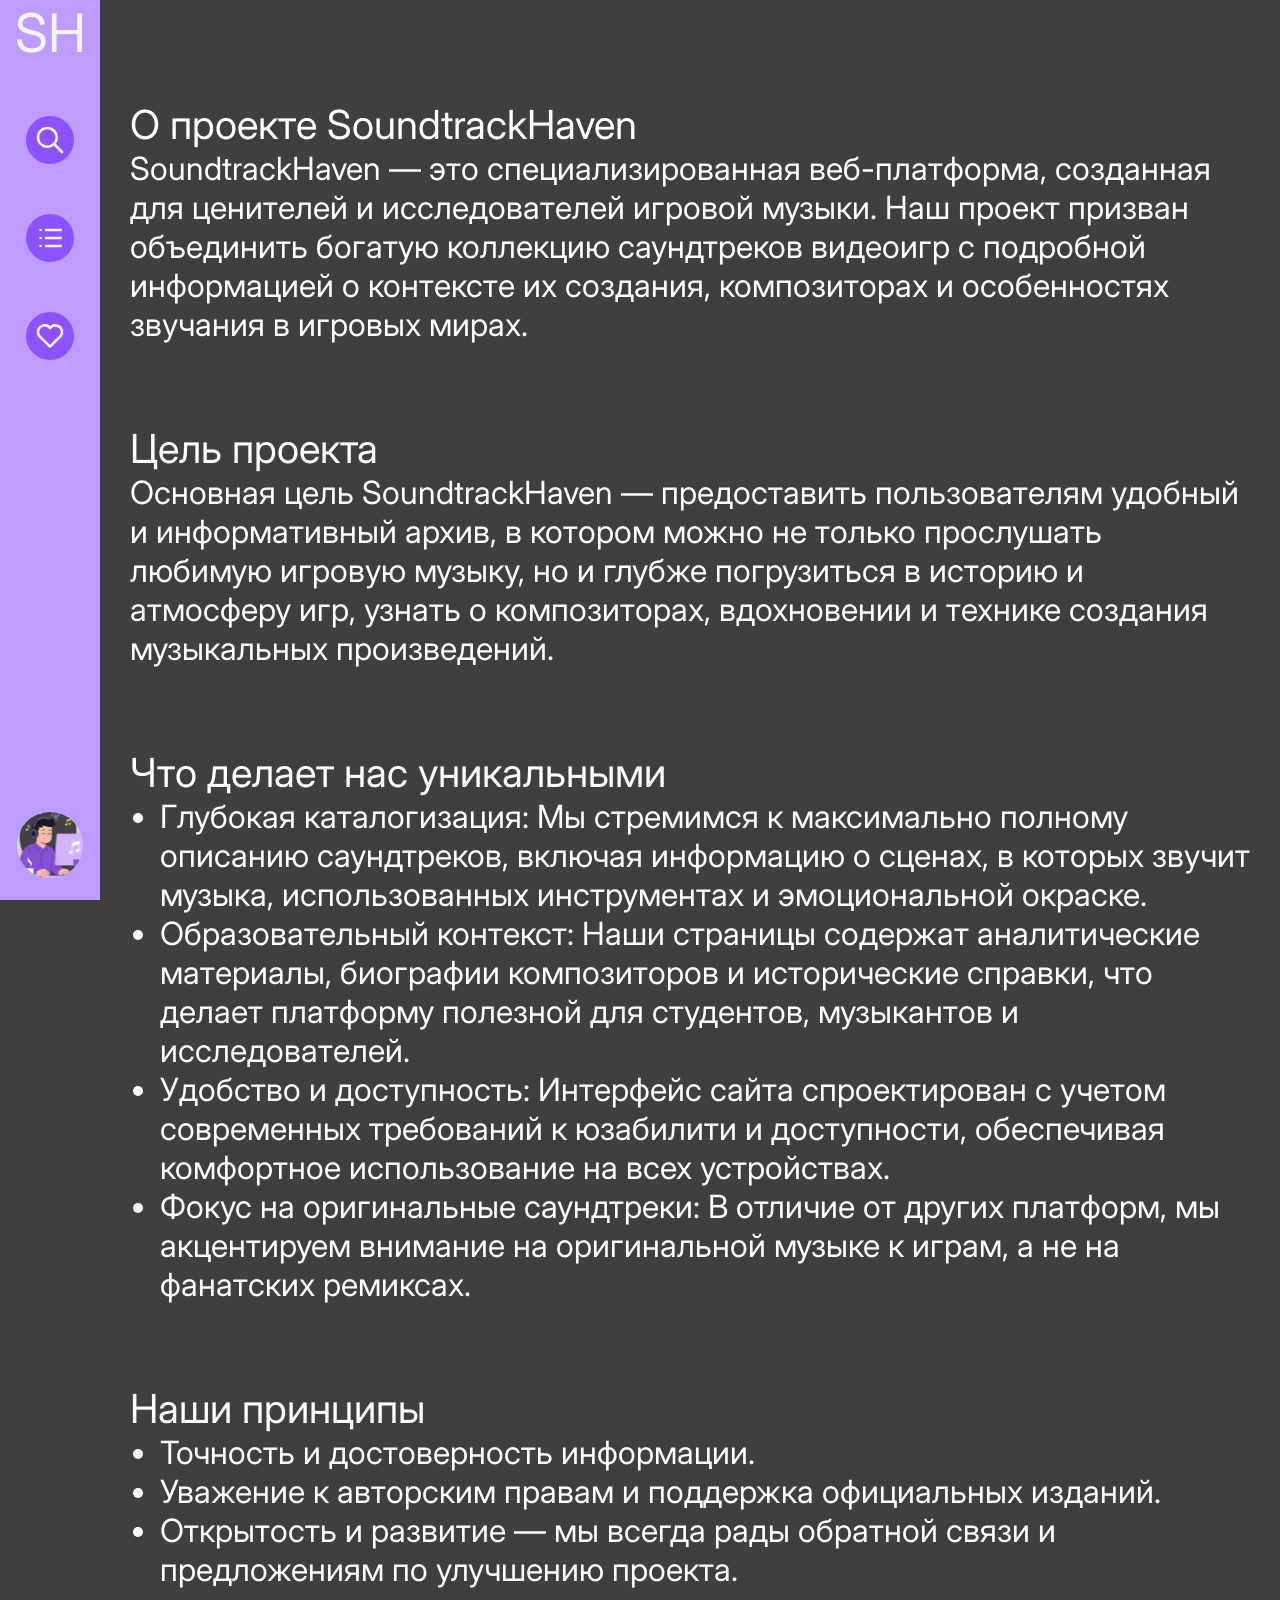
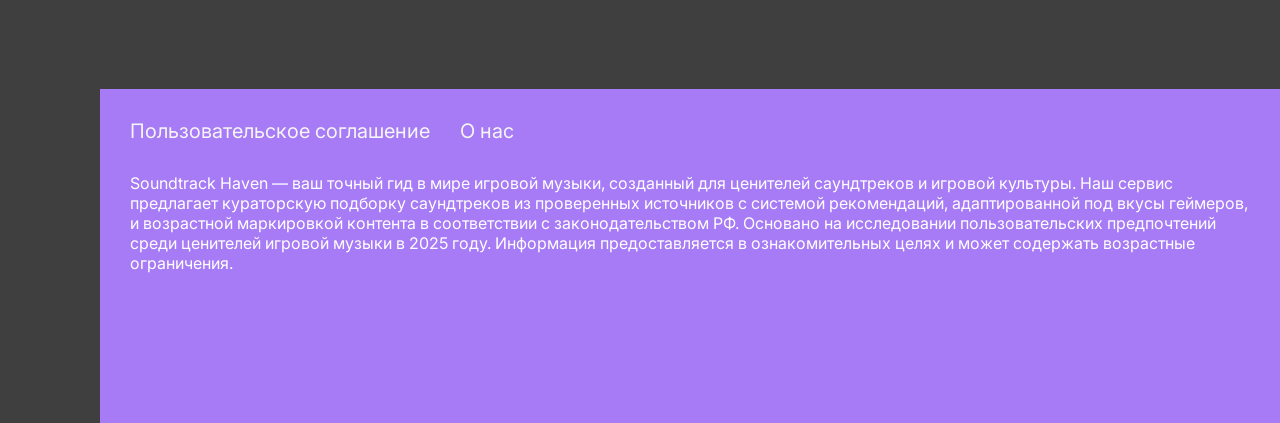
<file: about_us.html>
<!doctype html>
<html lang="ru">
<head>
    <meta charset="UTF-8">
    <meta name="viewport" content="width=device-width, initial-scale=1">
    <meta http-equiv="X-UA-Compatible" content="ie=edge">
    <title>О нашем проекте</title>
    <link rel="stylesheet" href="css/about/style.css">
    <link rel="icon" href="img/favicon/favicon.svg">
</head>
<body class="bodyIndex">
<header class="generalMenu">
    <a href="index.html" class="iconHome">
        SH
    </a>
    <nav>
        <a href="search_music.html">
            <div class="backgroundColourIconNav">
                <img class="iconNav" src="img/Общие_изображения/Лупа.svg" alt="find">
            </div>
        </a>
        <a href="catalog_playlist.html">
            <div class="backgroundColourIconNav">
                <img class="iconNav" src="img/Общие_изображения/Список.svg" alt="catalogPlaylist">
            </div>
        </a>
        <a href="playlist_favorite_music_user.html">
            <div class="backgroundColourIconNav">
                <img class="iconNav" src="img/Общие_изображения/Нота.svg" alt="favoriteMusic">
            </div>
        </a>
    </nav>
    <a class="userProfile" href="register_form.html">
        <img src="img/Общие_изображения/Фото_Профиля.svg" alt="icon-profile">
    </a>
</header>
<main class="contentMain">
    <div class="wrapper">
        <section class="aboutProject">
            <h2>О проекте SoundtrackHaven</h2>
            <p>
                SoundtrackHaven — это специализированная веб-платформа, созданная для ценителей и исследователей
                игровой музыки. Наш проект призван объединить богатую коллекцию саундтреков видеоигр с подробной
                информацией о контексте их создания, композиторах и особенностях звучания в игровых мирах.
            </p>
        </section>
        <section class="goalsProject">
            <h2>Цель проекта</h2>
            <p>
                Основная цель SoundtrackHaven — предоставить пользователям удобный и информативный архив,
                в котором можно не только прослушать любимую игровую музыку, но и глубже погрузиться в историю
                и атмосферу игр, узнать о композиторах, вдохновении и технике создания музыкальных произведений.
            </p>
        </section>
        <section class="whatMakesUsFamous">
            <h2>Что делает нас уникальными</h2>
            <ul class="whatMakesUsFamousList">
                <li>Глубокая каталогизация: Мы стремимся к максимально полному описанию саундтреков,
                    включая информацию о сценах, в которых звучит музыка, использованных инструментах
                    и эмоциональной окраске.</li>
                <li>Образовательный контекст: Наши страницы содержат аналитические материалы, биографии композиторов
                    и исторические справки,
                    что делает платформу полезной для студентов, музыкантов и исследователей.</li>
                <li>Удобство и доступность: Интерфейс сайта спроектирован с учетом современных требований к юзабилити
                    и доступности, обеспечивая комфортное использование на всех устройствах.</li>
                <li>Фокус на оригинальные саундтреки: В отличие от других платформ,
                    мы акцентируем внимание на оригинальной музыке к играм, а не на фанатских ремиксах.</li>
            </ul>
        </section>
        <section class="principles">
            <h2>Наши принципы</h2>
            <ul class="principlesList">
                <li>Точность и достоверность информации.</li>
                <li>Уважение к авторским правам и поддержка официальных изданий.</li>
                <li>Открытость и развитие — мы всегда рады обратной связи и предложениям по улучшению проекта.</li>
            </ul>
        </section>
    </div>
</main>
<footer class="footerContent">
    <div class="wrapper">
        <div class="aboutUs">
            <nav class="aboutUsLinks">
                <a href="user_agreement.html">Пользовательское соглашение</a>
                <a href="about_us.html">О нас</a>
            </nav>
            <p class="paragraphFooter">
                Soundtrack Haven — ваш точный гид в мире игровой музыки, созданный для ценителей саундтреков и
                игровой культуры. Наш сервис предлагает кураторскую подборку саундтреков из проверенных источников
                с системой рекомендаций, адаптированной под вкусы геймеров, и возрастной маркировкой контента
                в соответствии с законодательством РФ. Основано на исследовании пользовательских предпочтений
                среди ценителей игровой музыки в 2025 году. Информация предоставляется в ознакомительных целях
                и может содержать возрастные ограничения.
            </p>
        </div>
    </div>
</footer>
</body>
</html>
</file>
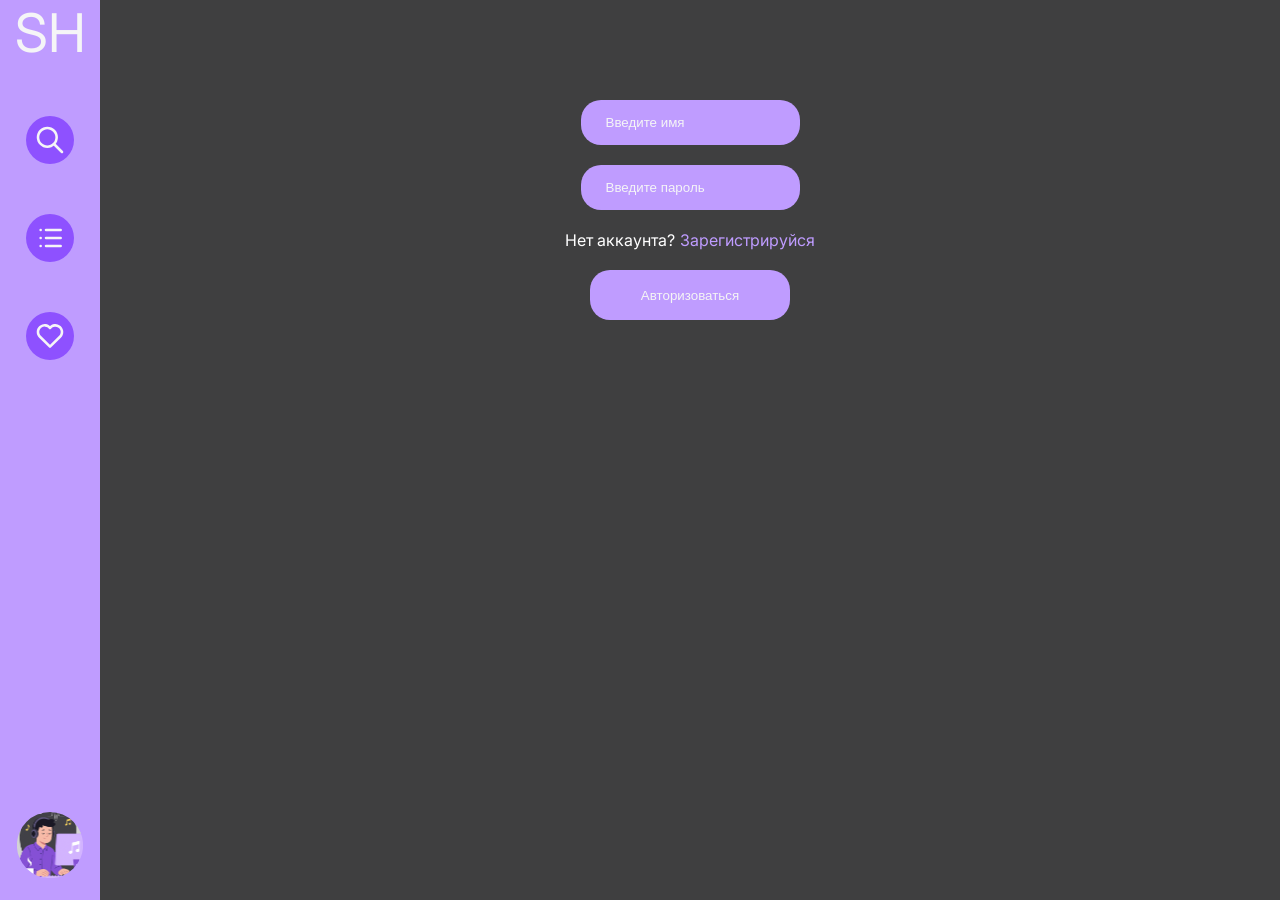
<file: authorization_form.html>
<!DOCTYPE html>
<html lang="ru">
<head>
    <meta charset="UTF-8">
    <meta name="viewport" content="width=device-width, initial-scale=1">
    <meta http-equiv="X-UA-Compatible" content="ie=edge">
    <title>Форма авторизации</title>
    <link rel="stylesheet" href="css/auth/style.css">
    <link rel="icon" href="img/favicon/favicon.svg">
</head>
<body class="bodyIndex">
<header class="generalMenu">
    <a href="index.html" class="iconHome">
        SH
    </a>
    <nav>
        <a href="search_music.html">
            <div class="backgroundColourIconNav">
                <img class="iconNav" src="img/Общие_изображения/Лупа.svg" alt="find">
            </div>
        </a>
        <a href="catalog_playlist.html">
            <div class="backgroundColourIconNav">
                <img class="iconNav" src="img/Общие_изображения/Список.svg" alt="catalogPlaylist">
            </div>
        </a>
        <a href="playlist_favorite_music_user.html">
            <div class="backgroundColourIconNav">
                <img class="iconNav" src="img/Общие_изображения/Нота.svg" alt="favoriteMusic">
            </div>
        </a>
    </nav>
    <a class="userProfile" href="register_form.html">
        <img src="img/Общие_изображения/Фото_Профиля.svg" alt="icon-profile">
    </a>
</header>
<main class="contentMain">
    <div class="wrapper">
        <div class="formAuthorization">
            <form method="post" action="#">
                <input type="text" id="nameField" name="nameField" placeholder="Введите имя" aria-label="Введите имя" required>
                <input type="password" id="passwordField" name="passwordField" placeholder="Введите пароль" aria-label="Введите пароль" required>
                <div class="linkRegisterContainer">
                    <p>Нет аккаунта?</p>
                    <a class="linkRegister" href="register_form.html">Зарегистрируйся</a>
                </div>
                <button type="submit" id="submitButton" name="submitButton">Авторизоваться</button>
            </form>
        </div>
    </div>
</main>
</body>
</html>
</file>
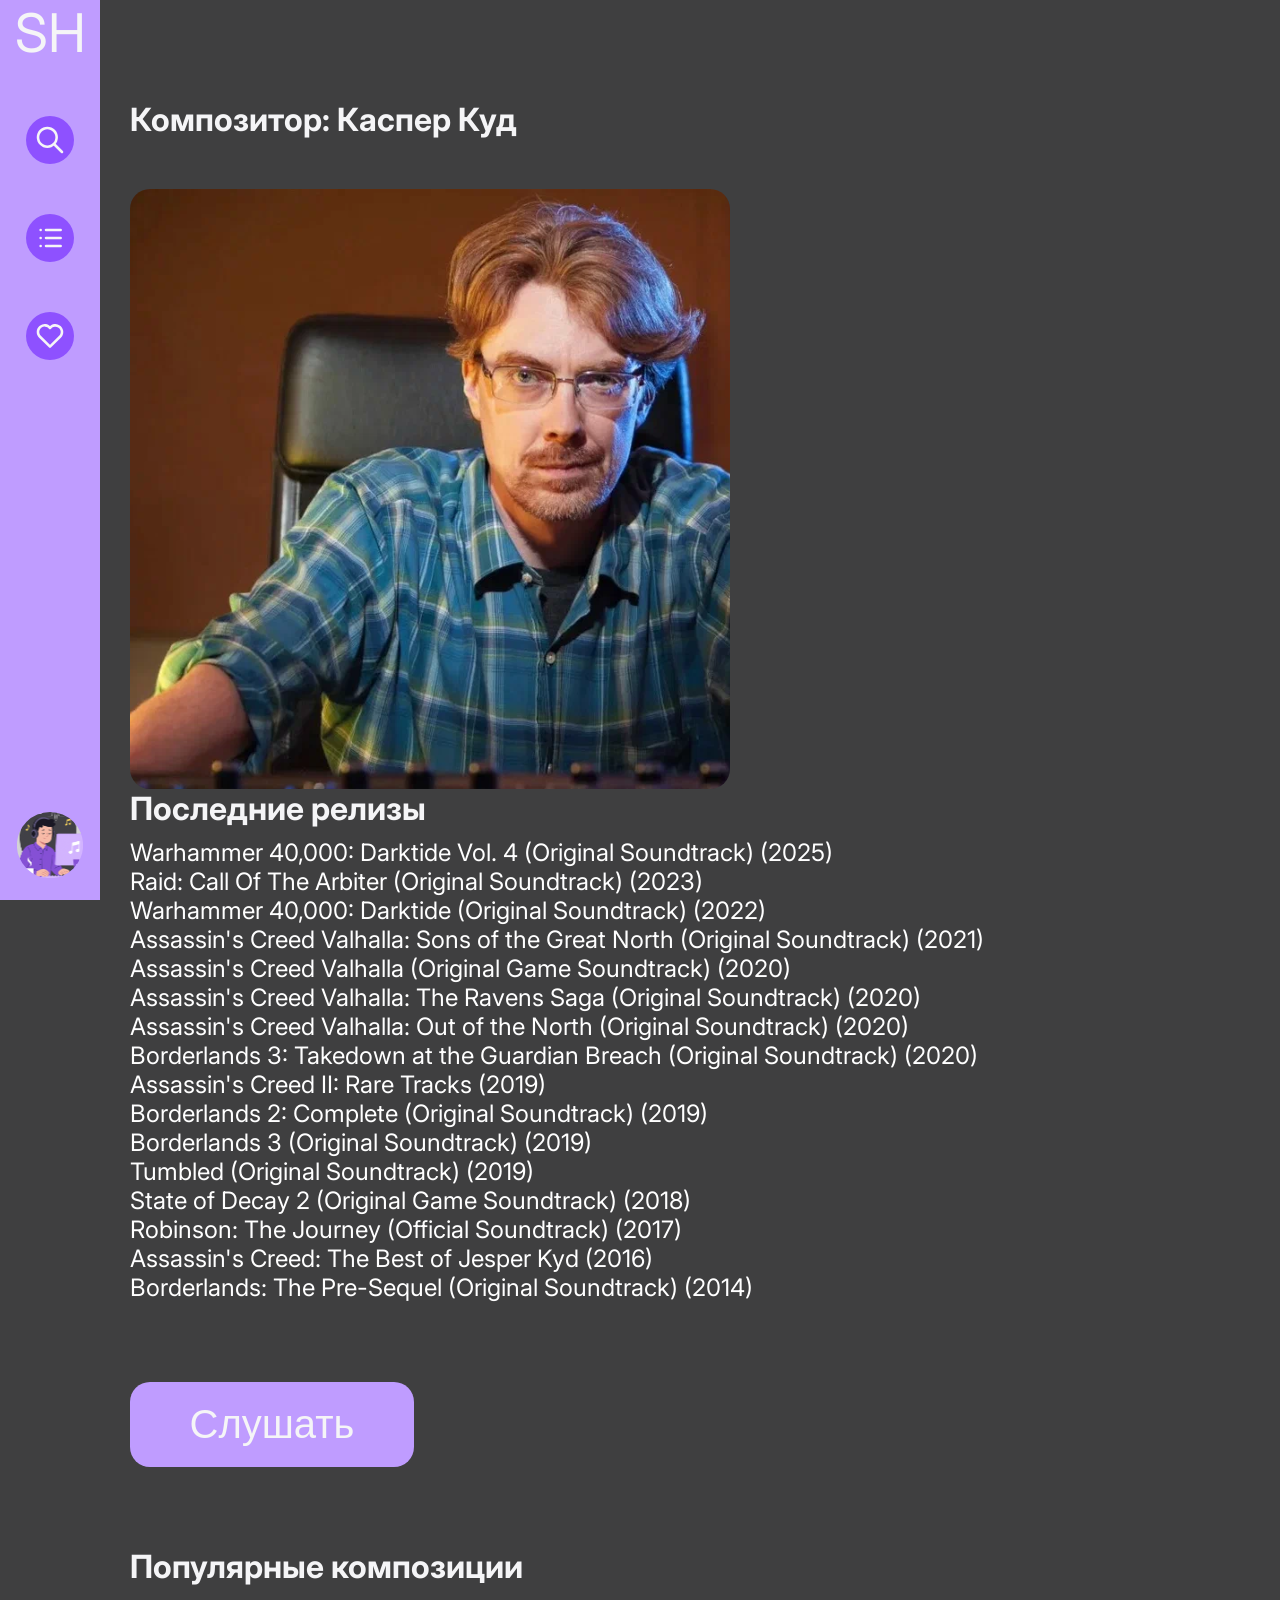
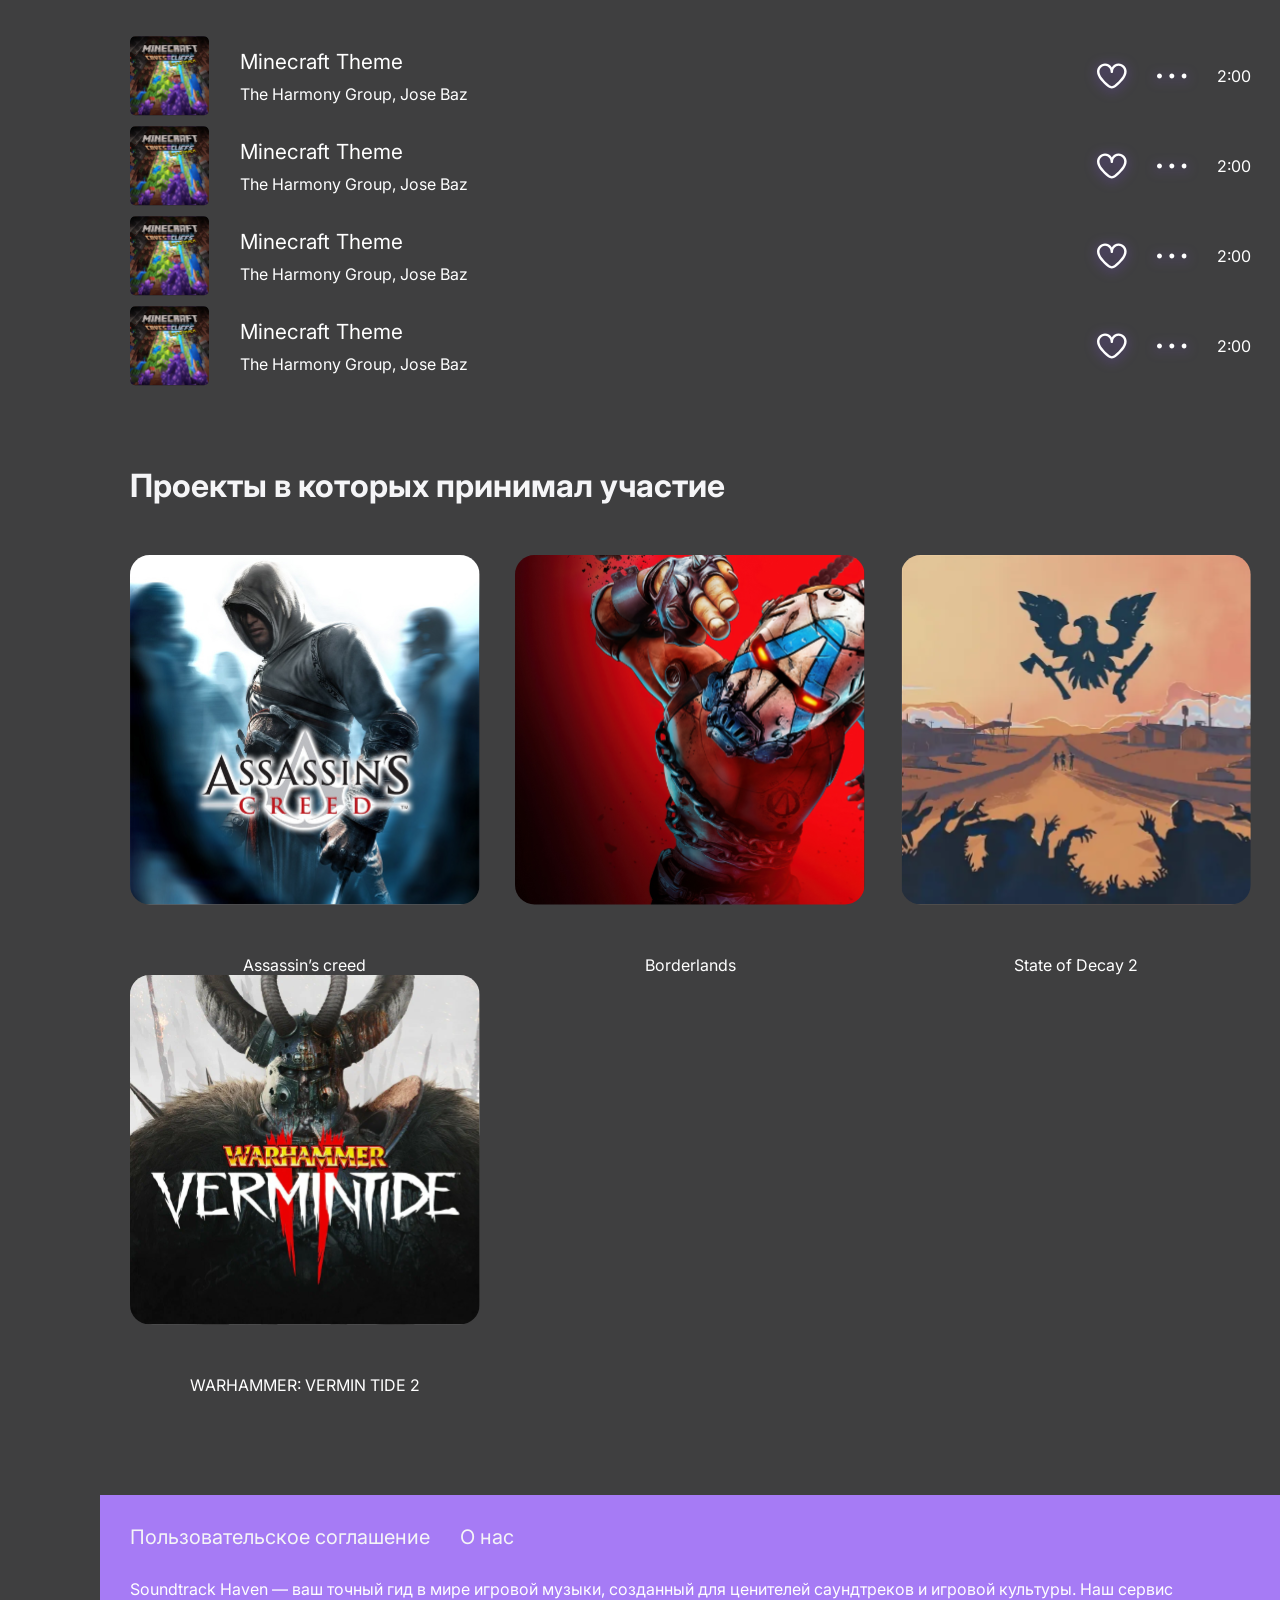
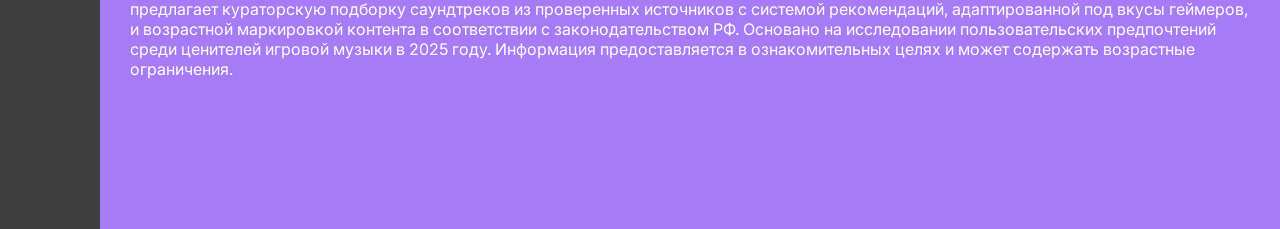
<file: campositor_playlist.html>
<!DOCTYPE html>
<html lang="ru">
<head>
    <meta charset="UTF-8">
    <meta name="viewport" content="width=device-width, initial-scale=1">
    <meta http-equiv="X-UA-Compatible" content="ie=edge">
    <title>Каспер Куд</title>
    <link rel="stylesheet" href="css/composer/style.css">
    <link rel="icon" href="img/favicon/favicon.svg">
</head>
<body class="bodyIndex">
<header class="generalMenu">
    <a href="index.html" class="iconHome">
        SH
    </a>
    <nav>
        <a href="search_music.html">
            <div class="backgroundColourIconNav">
                <img class="iconNav" src="img/Общие_изображения/Лупа.svg" alt="find">
            </div>
        </a>
        <a href="catalog_playlist.html">
            <div class="backgroundColourIconNav">
                <img class="iconNav" src="img/Общие_изображения/Список.svg" alt="catalogPlaylist">
            </div>
        </a>
        <a href="playlist_favorite_music_user.html">
            <div class="backgroundColourIconNav">
                <img class="iconNav" src="img/Общие_изображения/Нота.svg" alt="favoriteMusic">
            </div>
        </a>
    </nav>
    <a class="userProfile" href="register_form.html">
        <img src="img/Общие_изображения/Фото_Профиля.svg" alt="icon-profile">
    </a>
</header>
<main class="contentMain">
    <div class="wrapper">
        <section class="compositor">
            <h2>Композитор: Каспер Куд</h2>
            <div class="cardCompositor">
                <img class="imgCompositor" src="img/Плейлист_компазитора/Каспер_Куд.svg" alt="compositor">
                <div class="compositorInfo">
                    <h2>Последние релизы</h2>
                    <div class="lastRealizes">
                        <p>Warhammer 40,000: Darktide Vol. 4 (Original Soundtrack) (2025)</p>
                        <p>Raid: Call Of The Arbiter (Original Soundtrack) (2023)</p>
                        <p>Warhammer 40,000: Darktide (Original Soundtrack) (2022)</p>
                        <p>Assassin's Creed Valhalla: Sons of the Great North (Original Soundtrack) (2021)</p>
                        <p>Assassin's Creed Valhalla (Original Game Soundtrack) (2020)</p>
                        <p>Assassin's Creed Valhalla: The Ravens Saga (Original Soundtrack) (2020)</p>
                        <p>Assassin's Creed Valhalla: Out of the North (Original Soundtrack) (2020)</p>
                        <p>Borderlands 3: Takedown at the Guardian Breach (Original Soundtrack) (2020)</p>
                        <p>Assassin's Creed II: Rare Tracks (2019)</p>
                        <p>Borderlands 2: Complete (Original Soundtrack) (2019)</p>
                        <p>Borderlands 3 (Original Soundtrack) (2019)</p>
                        <p>Tumbled (Original Soundtrack) (2019)</p>
                        <p>State of Decay 2 (Original Game Soundtrack) (2018)</p>
                        <p>Robinson: The Journey (Official Soundtrack) (2017)</p>
                        <p>Assassin's Creed: The Best of Jesper Kyd (2016)</p>
                        <p>Borderlands: The Pre-Sequel (Original Soundtrack) (2014)</p>
                    </div>
                </div>
            </div>
        </section>
        <section class="buttonPlay">
            <button class="playButton" type="button">Слушать</button>
        </section>
        <section class="popularTracks">
            <h2>Популярные композиции</h2>
            <div class="gapTrack">
                <div class="cardTrack">
                    <div class="cardTrackRow">
                        <div class="cardTrackLeft">
                            <img class="imgAlbum" src="img/Поиск_музыки/Майнкрафт.svg" alt="Майнкрафт">
                            <div class="cardTrackParagraph">
                                <p>Minecraft Theme</p>
                                <p>The Harmony Group, Jose Baz</p>
                            </div>
                        </div>
                        <div class="settingsRow">
                            <img class="settingsIcon" src="img/Поиск_музыки/Сердце.svg" alt="like">
                            <img class="settingsIcon" src="img/Поиск_музыки/Точки.svg" alt="options">
                            <p class="time">
                                2:00
                            </p>
                        </div>
                    </div>
                </div>
                <div class="cardTrack">
                    <div class="cardTrackRow">
                        <div class="cardTrackLeft">
                            <img class="imgAlbum" src="img/Поиск_музыки/Майнкрафт.svg" alt="Майнкрафт">
                            <div class="cardTrackParagraph">
                                <p>Minecraft Theme</p>
                                <p>The Harmony Group, Jose Baz</p>
                            </div>
                        </div>
                        <div class="settingsRow">
                            <img class="settingsIcon" src="img/Поиск_музыки/Сердце.svg" alt="like">
                            <img class="settingsIcon" src="img/Поиск_музыки/Точки.svg" alt="options">
                            <p class="time">
                                2:00
                            </p>
                        </div>
                    </div>
                </div>
                <div class="cardTrack">
                    <div class="cardTrackRow">
                        <div class="cardTrackLeft">
                            <img class="imgAlbum" src="img/Поиск_музыки/Майнкрафт.svg" alt="Майнкрафт">
                            <div class="cardTrackParagraph">
                                <p>Minecraft Theme</p>
                                <p>The Harmony Group, Jose Baz</p>
                            </div>
                        </div>
                        <div class="settingsRow">
                            <img class="settingsIcon" src="img/Поиск_музыки/Сердце.svg" alt="like">
                            <img class="settingsIcon" src="img/Поиск_музыки/Точки.svg" alt="options">
                            <p class="time">
                                2:00
                            </p>
                        </div>
                    </div>
                </div>
                <div class="cardTrack">
                    <div class="cardTrackRow">
                        <div class="cardTrackLeft">
                            <img class="imgAlbum" src="img/Поиск_музыки/Майнкрафт.svg" alt="Майнкрафт">
                            <div class="cardTrackParagraph">
                                <p>Minecraft Theme</p>
                                <p>The Harmony Group, Jose Baz</p>
                            </div>
                        </div>
                        <div class="settingsRow">
                            <img class="settingsIcon" src="img/Поиск_музыки/Сердце.svg" alt="like">
                            <img class="settingsIcon" src="img/Поиск_музыки/Точки.svg" alt="options">
                            <p class="time">
                                2:00
                            </p>
                        </div>
                    </div>
                </div>
            </div>
        </section>
        <section class="popularProjects">
            <h2>Проекты в которых принимал участие</h2>
            <div class="cardTracks">
                <div class="track">
                    <img class="imgPlaylist" src="img/Плейлист_компазитора/Ассасин.svg" alt="gameImg">
                    <p>Assassin’s creed</p>
                </div>
                <div class="track">
                    <img class="imgPlaylist" src="img/Плейлист_компазитора/Бордерлендс.svg" alt="gameImg">
                    <p>Borderlands</p>
                </div>
                <div class="track">
                    <img class="imgPlaylist" src="img/Плейлист_компазитора/Стейт.svg" alt="gameImg">
                    <p>State of Decay 2</p>
                </div>
                <div class="track">
                    <img class="imgPlaylist" src="img/Плейлист_компазитора/Вархаммер.svg" alt="gameImg">
                    <p>WARHAMMER: VERMIN TIDE 2</p>
                </div>
            </div>
        </section>
    </div>
</main>
<footer class="footerContent">
    <div class="wrapper">
        <div class="aboutUs">
            <nav class="aboutUsLinks">
                <a href="user_agreement.html">Пользовательское соглашение</a>
                <a href="about_us.html">О нас</a>
            </nav>
            <p class="paragraphFooter">
                Soundtrack Haven — ваш точный гид в мире игровой музыки, созданный для ценителей саундтреков и
                игровой культуры. Наш сервис предлагает кураторскую подборку саундтреков из проверенных источников
                с системой рекомендаций, адаптированной под вкусы геймеров, и возрастной маркировкой контента
                в соответствии с законодательством РФ. Основано на исследовании пользовательских предпочтений
                среди ценителей игровой музыки в 2025 году. Информация предоставляется в ознакомительных целях
                и может содержать возрастные ограничения.
            </p>
        </div>
    </div>
</footer>
</body>
</html>
</file>
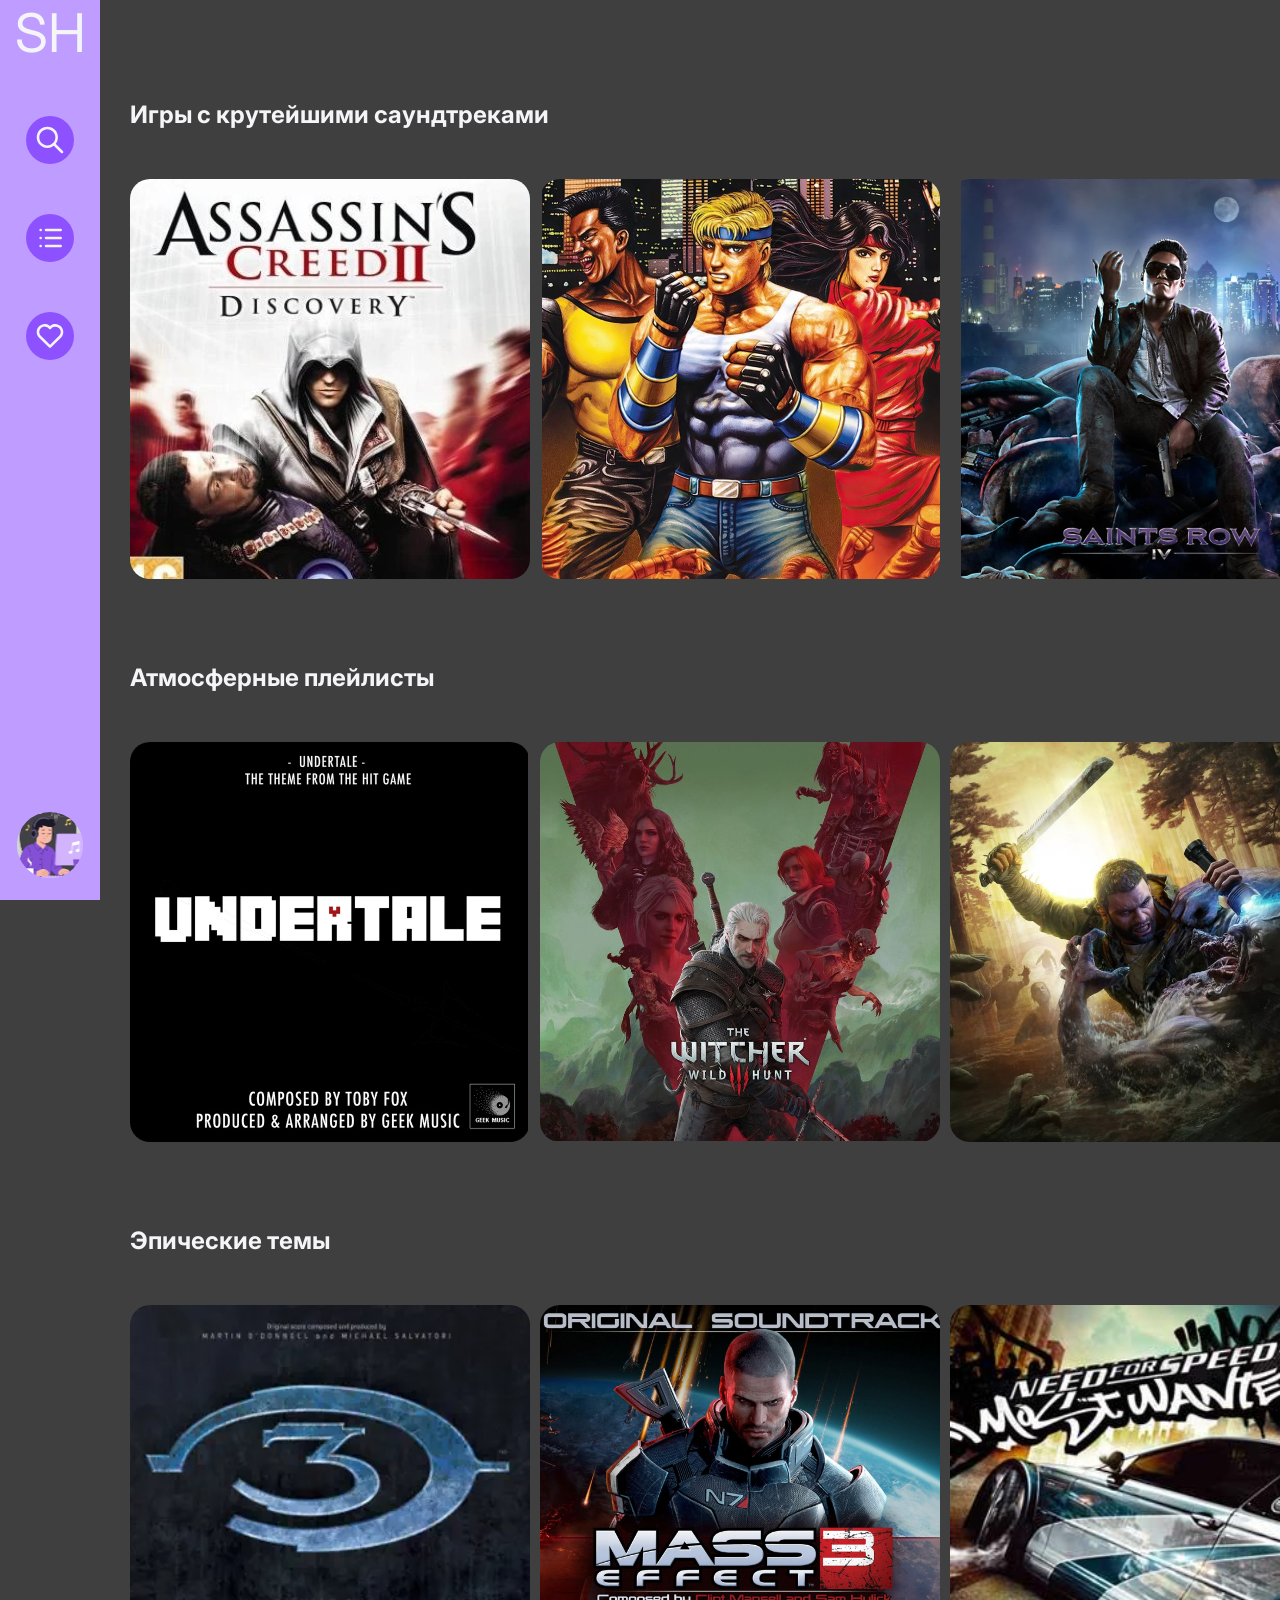
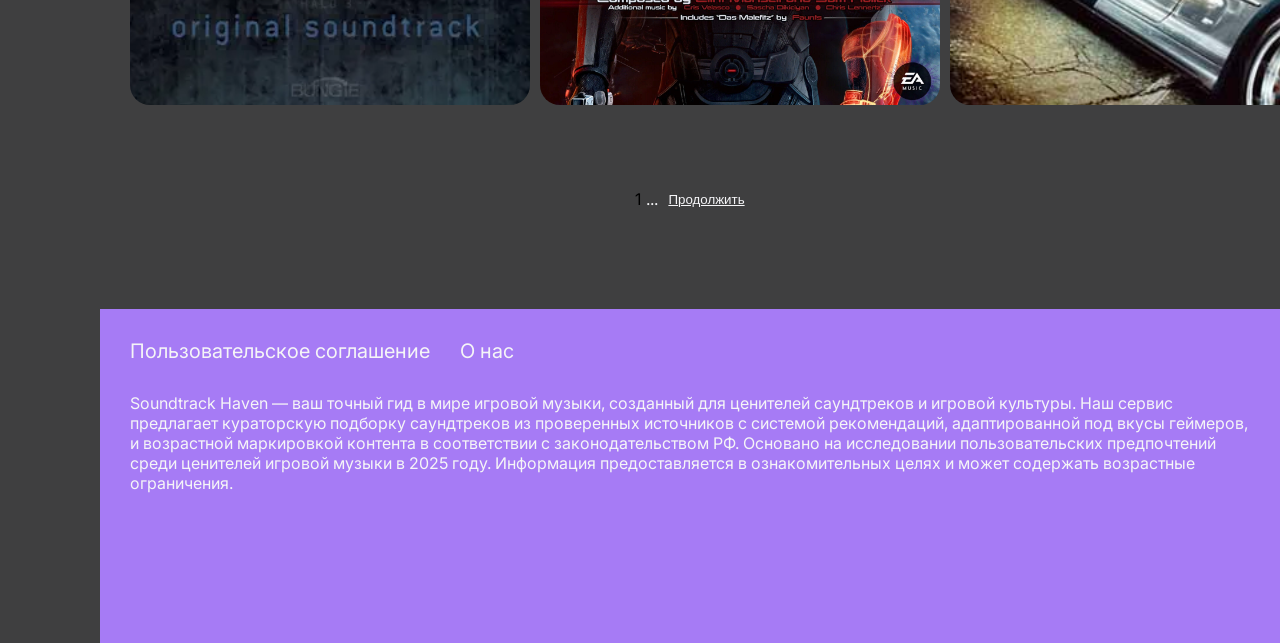
<file: catalog_playlist.html>
<!doctype html>
<html lang="ru">
<head>
    <meta charset="UTF-8">
    <meta name="viewport" content="width=device-width, initial-scale=1">
    <meta http-equiv="X-UA-Compatible" content="ie=edge">
    <title>Каталог плейлистов</title>
    <link rel="stylesheet" href="css/catalog/style.css">
    <link rel="icon" href="img/favicon/favicon.svg">
</head>
<body class="bodyIndex">
<header class="generalMenu">
    <a href="index.html" class="iconHome">
        SH
    </a>
    <nav>
        <a href="search_music.html">
            <div class="backgroundColourIconNav">
                <img class="iconNav" src="img/Общие_изображения/Лупа.svg" alt="find">
            </div>
        </a>
        <a href="catalog_playlist.html">
            <div class="backgroundColourIconNav">
                <img class="iconNav" src="img/Общие_изображения/Список.svg" alt="catalogPlaylist">
            </div>
        </a>
        <a href="playlist_favorite_music_user.html">
            <div class="backgroundColourIconNav">
                <img class="iconNav" src="img/Общие_изображения/Нота.svg" alt="favoriteMusic">
            </div>
        </a>
    </nav>
    <a class="userProfile" href="register_form.html">
        <img src="img/Общие_изображения/Фото_Профиля.svg" alt="icon-profile">
    </a>
</header>
<main class="contentMain">
    <div class="wrapper">
        <section class="coolPlaylists">
            <h2>Игры с крутейшими саундтреками</h2>
            <div class="coolPlaylist">
                <a href="playlist_music.html"><img src="img/Каталог_плейлистов/Ассасин.svg" alt="Assassin's Creed"></a>
                <a href="playlist_music.html"><img src="img/Каталог_плейлистов/Стрит.svg" alt="Street Fighter"></a>
                <a href="playlist_music.html"><img src="img/Каталог_плейлистов/СаинтсРов.svg" alt="Saints Row"></a>
                <a href="playlist_music.html"><img src="img/Каталог_плейлистов/Дуум.svg" alt="DOOM"></a>
            </div>
        </section>
        <section class="atmosphericPlaylists">
            <h2>Атмосферные плейлисты</h2>
            <div class="atmosphericPlaylist">
                <a href="playlist_music.html"><img src="img/Каталог_плейлистов/Андертейл.svg" alt="Undertale"></a>
                <a href="playlist_music.html"><img src="img/Каталог_плейлистов/Ведьмак.svg" alt="The Witcher"></a>
                <a href="playlist_music.html"><img src="img/Каталог_плейлистов/ДайингЛайт.svg" alt="Dying Light"></a>
                <a href="playlist_music.html"><img src="img/Каталог_плейлистов/Скайрим.svg" alt="Skyrim"></a>
            </div>
        </section>
        <section class="epicPlaylists">
            <h2>Эпические темы</h2>
            <div class="epicPlaylist">
                <a href="playlist_music.html"><img src="img/Каталог_плейлистов/Хало.svg" alt="Halo"></a>
                <a href="playlist_music.html"><img src="img/Каталог_плейлистов/МассЭффект.svg" alt="Mass Effect"></a>
                <a href="playlist_music.html"><img src="img/Каталог_плейлистов/НФСМВ.svg" alt="Need for Speed: Most Wanted"></a>
                <a href="playlist_music.html"><img src="img/Каталог_плейлистов/Дс.svg" alt="Dead Space"></a>
            </div>
        </section>
        <nav class="pagination" aria-label="Навигация по страницам">
            <div>
                <span aria-current="page">1</span>
                <p>
                    ...
                </p>
            </div>
            <button class="paginationBtn" type="button">
                Продолжить
            </button>
        </nav>
    </div>
</main>
<footer class="footerContent">
    <div class="wrapper">
        <div class="aboutUs">
            <nav class="aboutUsLinks">
                <a href="user_agreement.html">Пользовательское соглашение</a>
                <a href="about_us.html">О нас</a>
            </nav>
            <p class="paragraphFooter">
                Soundtrack Haven — ваш точный гид в мире игровой музыки, созданный для ценителей саундтреков и
                игровой культуры. Наш сервис предлагает кураторскую подборку саундтреков из проверенных источников
                с системой рекомендаций, адаптированной под вкусы геймеров, и возрастной маркировкой контента
                в соответствии с законодательством РФ. Основано на исследовании пользовательских предпочтений
                среди ценителей игровой музыки в 2025 году. Информация предоставляется в ознакомительных целях
                и может содержать возрастные ограничения.
            </p>
        </div>
    </div>
</footer>
</body>
</html>
</file>
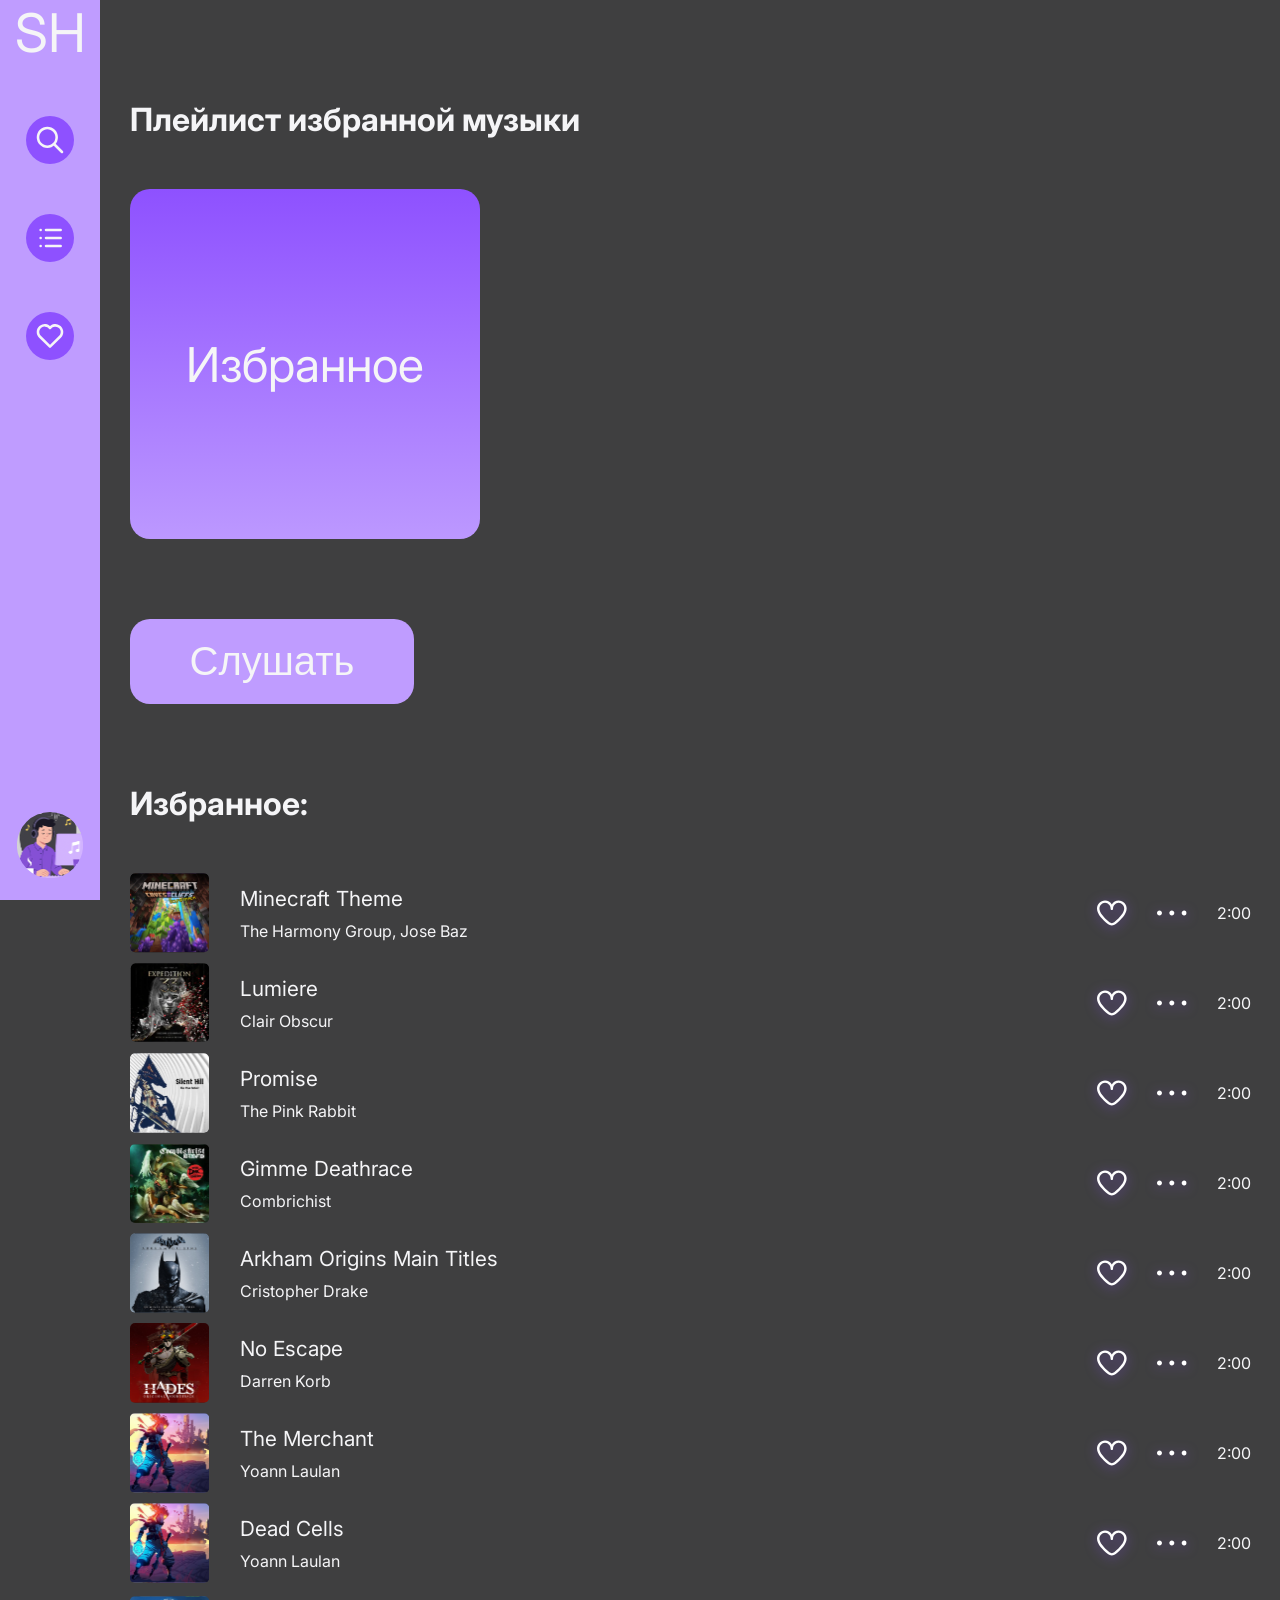
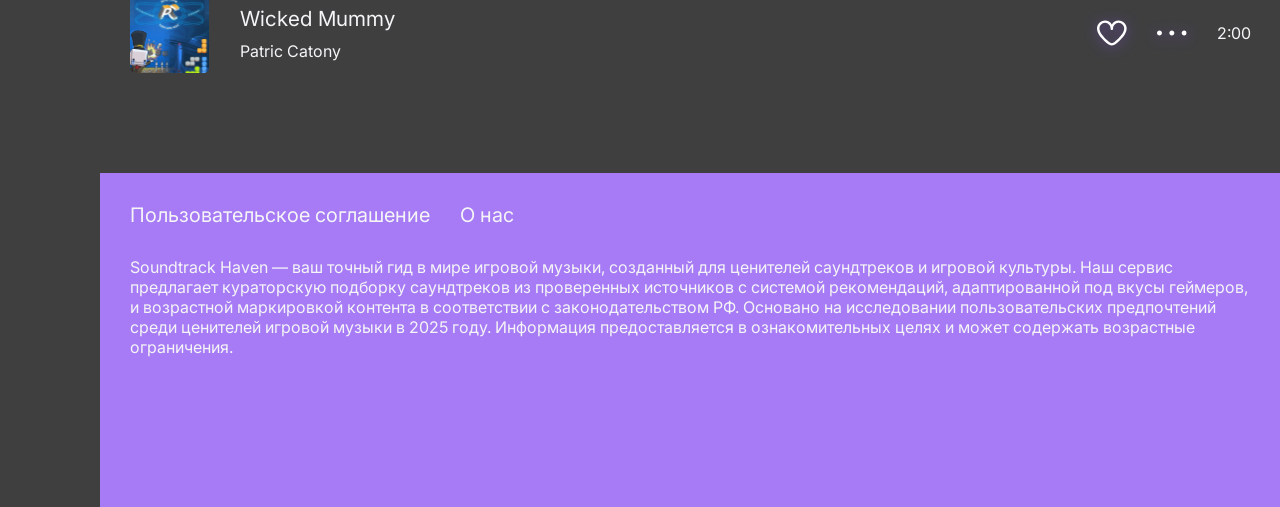
<file: playlist_favorite_music_user.html>
<!doctype html>
<html lang="ru">
<head>
    <meta charset="UTF-8">
    <meta name="viewport" content="width=device-width, initial-scale=1">
    <meta http-equiv="X-UA-Compatible" content="ie=edge">
    <title>Твой плейлист с музыкой</title>
    <link rel="stylesheet" href="css/favorites/style.css">
    <link rel="icon" href="img/favicon/favicon.svg">
</head>
<body class="bodyIndex">
<header class="generalMenu">
    <a href="index.html" class="iconHome">
        SH
    </a>
    <nav>
        <a href="search_music.html">
            <div class="backgroundColourIconNav">
                <img class="iconNav" src="img/Общие_изображения/Лупа.svg" alt="find">
            </div>
        </a>
        <a href="catalog_playlist.html">
            <div class="backgroundColourIconNav">
                <img class="iconNav" src="img/Общие_изображения/Список.svg" alt="catalogPlaylist">
            </div>
        </a>
        <a href="playlist_favorite_music_user.html">
            <div class="backgroundColourIconNav">
                <img class="iconNav" src="img/Общие_изображения/Нота.svg" alt="favoriteMusic">
            </div>
        </a>
    </nav>
    <a class="userProfile" href="register_form.html">
        <img src="img/Общие_изображения/Фото_Профиля.svg" alt="icon-profile">
    </a>
</header>
<main class="contentMain">
    <div class="wrapper">
        <section class="favoriteMusic">
            <h2>Плейлист избранной музыки</h2>
            <div class="favoriteMusicGradient">
                <h3>Избранное</h3>
            </div>
        </section>
        <section class="buttonPlay">
            <button class="playButton" type="button">Слушать</button>
        </section>
        <section class="resultSearch">
            <h2>Избранное:</h2>
            <div class="gapTrack">
                <div class="cardTrack">
                    <div class="cardTrackRow">
                        <div class="cardTrackLeft">
                            <img class="imgAlbum" src="img/Поиск_музыки/Майнкрафт.svg" alt="Майнкрафт">
                            <div class="cardTrackParagraph">
                                <p>Minecraft Theme</p>
                                <p>The Harmony Group, Jose Baz</p>
                            </div>
                        </div>
                        <div class="settingsRow">
                            <img class="settingsIcon" src="img/Поиск_музыки/Сердце.svg" alt="like">
                            <img class="settingsIcon" src="img/Поиск_музыки/Точки.svg" alt="options">
                            <p class="time">
                                2:00
                            </p>
                        </div>
                    </div>
                </div>
                <div class="cardTrack">
                    <div class="cardTrackRow">
                        <div class="cardTrackLeft">
                            <img class="imgAlbum" src="img/Поиск_музыки/Экспидиция.svg" alt="Экспедиция">
                            <div class="cardTrackParagraph">
                                <p>Lumiere</p>
                                <p>Clair Obscur</p>
                            </div>
                        </div>
                        <div class="settingsRow">
                            <img class="settingsIcon" src="img/Поиск_музыки/Сердце.svg" alt="like">
                            <img class="settingsIcon" src="img/Поиск_музыки/Точки.svg" alt="options">
                            <p class="time">
                                2:00
                            </p>
                        </div>
                    </div>
                </div>
                <div class="cardTrack">
                    <div class="cardTrackRow">
                        <div class="cardTrackLeft">
                            <img class="imgAlbum" src="img/Поиск_музыки/Сайлент_хилл2.svg" alt="Сайлент_хилл2">
                            <div class="cardTrackParagraph">
                                <p>Promise</p>
                                <p>The Pink Rabbit</p>
                            </div>
                        </div>
                        <div class="settingsRow">
                            <img class="settingsIcon" src="img/Поиск_музыки/Сердце.svg" alt="like">
                            <img class="settingsIcon" src="img/Поиск_музыки/Точки.svg" alt="options">
                            <p class="time">
                                2:00
                            </p>
                        </div>
                    </div>
                </div>
                <div class="cardTrack">
                    <div class="cardTrackRow">
                        <div class="cardTrackLeft">
                            <img class="imgAlbum" src="img/Поиск_музыки/Дмс.svg" alt="Дмс">
                            <div class="cardTrackParagraph">
                                <p>Gimme Deathrace</p>
                                <p>Combrichist</p>
                            </div>
                        </div>
                        <div class="settingsRow">
                            <img class="settingsIcon" src="img/Поиск_музыки/Сердце.svg" alt="like">
                            <img class="settingsIcon" src="img/Поиск_музыки/Точки.svg" alt="options">
                            <p class="time">
                                2:00
                            </p>
                        </div>
                    </div>
                </div>
                <div class="cardTrack">
                    <div class="cardTrackRow">
                        <div class="cardTrackLeft">
                            <img class="imgAlbum" src="img/Поиск_музыки/Бэтман.svg" alt="Бэтмен">
                            <div class="cardTrackParagraph">
                                <p>Arkham Origins Main Titles</p>
                                <p>Cristopher Drake</p>
                            </div>
                        </div>
                        <div class="settingsRow">
                            <img class="settingsIcon" src="img/Поиск_музыки/Сердце.svg" alt="like">
                            <img class="settingsIcon" src="img/Поиск_музыки/Точки.svg" alt="options">
                            <p class="time">
                                2:00
                            </p>
                        </div>
                    </div>
                </div>
                <div class="cardTrack">
                    <div class="cardTrackRow">
                        <div class="cardTrackLeft">
                            <img class="imgAlbum" src="img/Поиск_музыки/Хейдес.svg" alt="Майнкрафт">
                            <div class="cardTrackParagraph">
                                <p>No Escape</p>
                                <p>Darren Korb</p>
                            </div>
                        </div>
                        <div class="settingsRow">
                            <img class="settingsIcon" src="img/Поиск_музыки/Сердце.svg" alt="like">
                            <img class="settingsIcon" src="img/Поиск_музыки/Точки.svg" alt="options">
                            <p class="time">
                                2:00
                            </p>
                        </div>
                    </div>
                </div>
                <div class="cardTrack">
                    <div class="cardTrackRow">
                        <div class="cardTrackLeft">
                            <img class="imgAlbum" src="img/Поиск_музыки/Деад_Целс.svg" alt="Деад_Целс">
                            <div class="cardTrackParagraph">
                                <p>The Merchant</p>
                                <p>Yoann Laulan</p>
                            </div>
                        </div>
                        <div class="settingsRow">
                            <img class="settingsIcon" src="img/Поиск_музыки/Сердце.svg" alt="like">
                            <img class="settingsIcon" src="img/Поиск_музыки/Точки.svg" alt="options">
                            <p class="time">
                                2:00
                            </p>
                        </div>
                    </div>
                </div>
                <div class="cardTrack">
                    <div class="cardTrackRow">
                        <div class="cardTrackLeft">
                            <img class="imgAlbum" src="img/Поиск_музыки/Деад_Целс.svg" alt="Деад_Целс">
                            <div class="cardTrackParagraph">
                                <p>Dead Cells</p>
                                <p>Yoann Laulan</p>
                            </div>
                        </div>
                        <div class="settingsRow">
                            <img class="settingsIcon" src="img/Поиск_музыки/Сердце.svg" alt="like">
                            <img class="settingsIcon" src="img/Поиск_музыки/Точки.svg" alt="options">
                            <p class="time">
                                2:00
                            </p>
                        </div>
                    </div>
                </div>
                <div class="cardTrack">
                    <div class="cardTrackRow">
                        <div class="cardTrackLeft">
                            <img class="imgAlbum" src="img/Поиск_музыки/Мумми.svg" alt="Мумми">
                            <div class="cardTrackParagraph">
                                <p>Wicked Mummy</p>
                                <p>Patric Catony</p>
                            </div>
                        </div>
                        <div class="settingsRow">
                            <img class="settingsIcon" src="img/Поиск_музыки/Сердце.svg" alt="like">
                            <img class="settingsIcon" src="img/Поиск_музыки/Точки.svg" alt="options">
                            <p class="time">
                                2:00
                            </p>
                        </div>
                    </div>
                </div>
            </div>
        </section>
    </div>
</main>
<footer class="footerContent">
    <div class="wrapper">
        <div class="aboutUs">
            <nav class="aboutUsLinks">
                <a href="user_agreement.html">Пользовательское соглашение</a>
                <a href="about_us.html">О нас</a>
            </nav>
            <p class="paragraphFooter">
                Soundtrack Haven — ваш точный гид в мире игровой музыки, созданный для ценителей саундтреков и
                игровой культуры. Наш сервис предлагает кураторскую подборку саундтреков из проверенных источников
                с системой рекомендаций, адаптированной под вкусы геймеров, и возрастной маркировкой контента
                в соответствии с законодательством РФ. Основано на исследовании пользовательских предпочтений
                среди ценителей игровой музыки в 2025 году. Информация предоставляется в ознакомительных целях
                и может содержать возрастные ограничения.
            </p>
        </div>
    </div>
</footer>
</body>
</html>
</file>
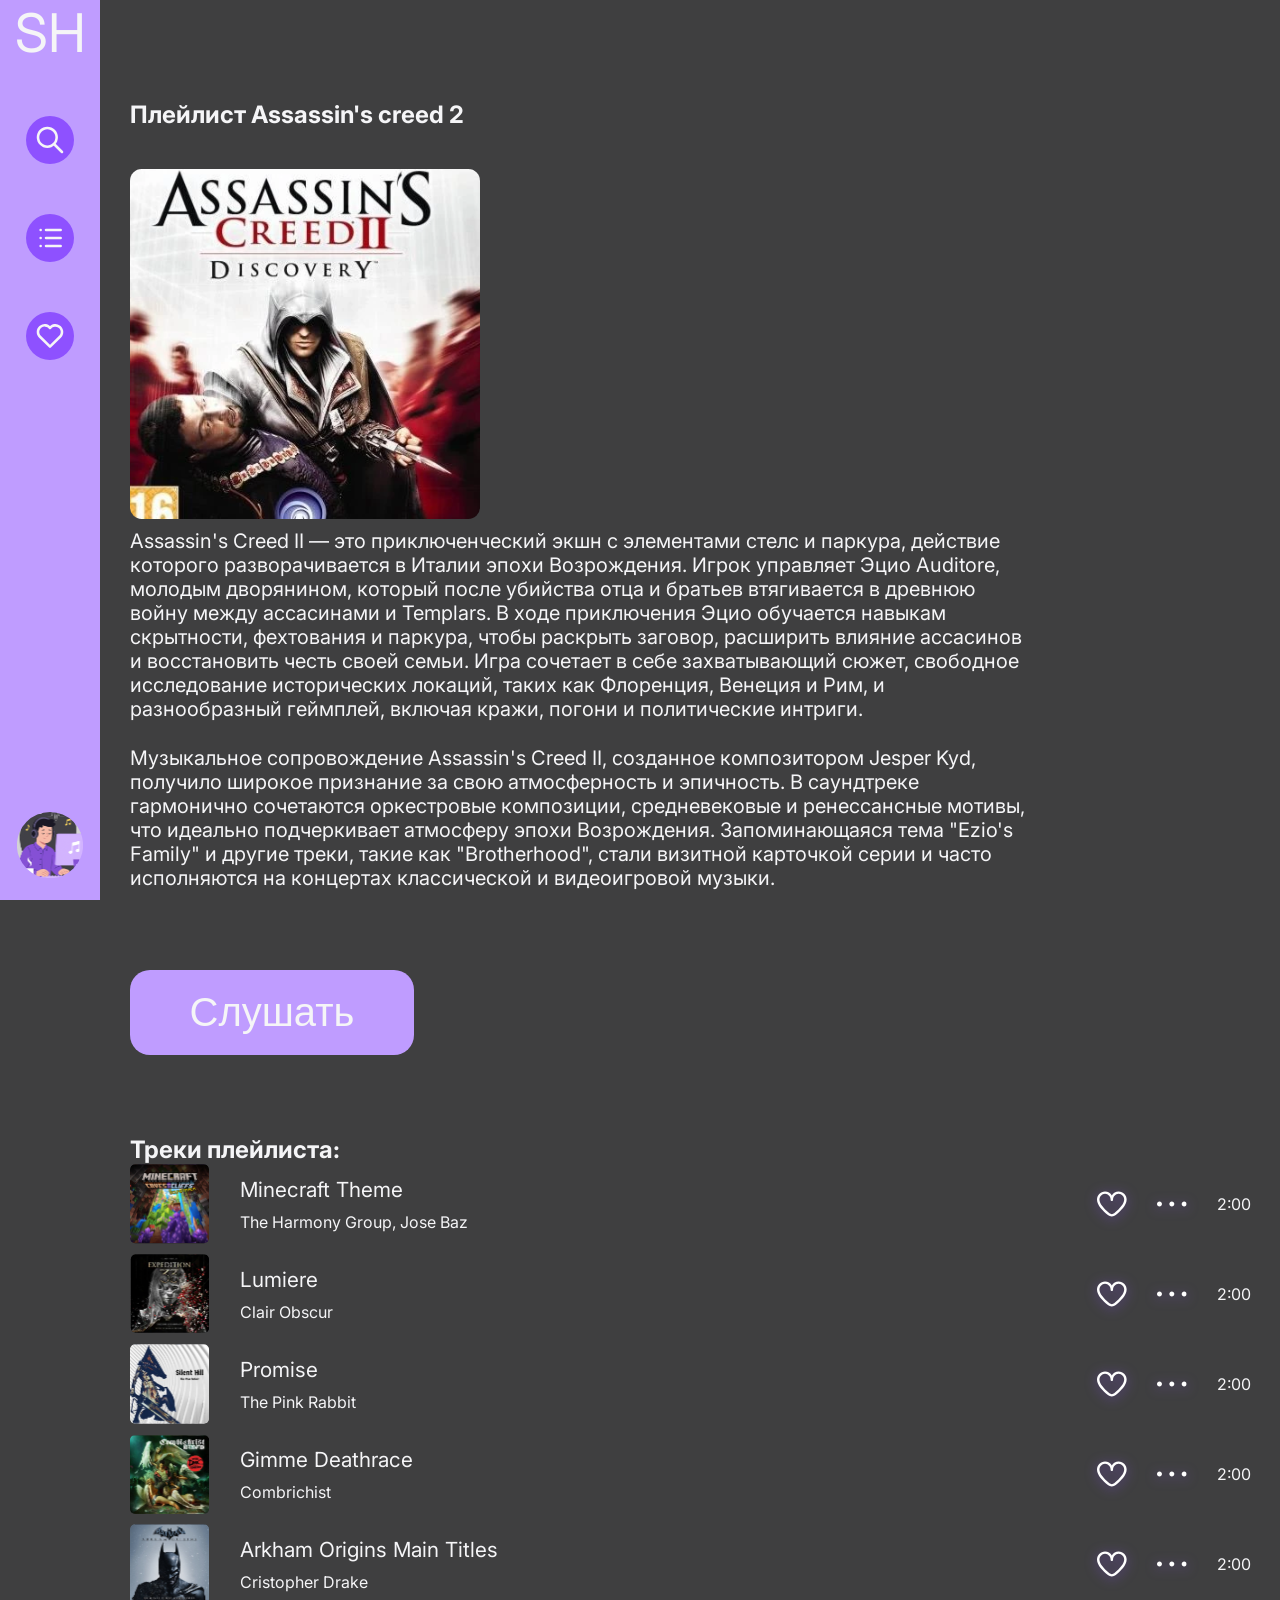
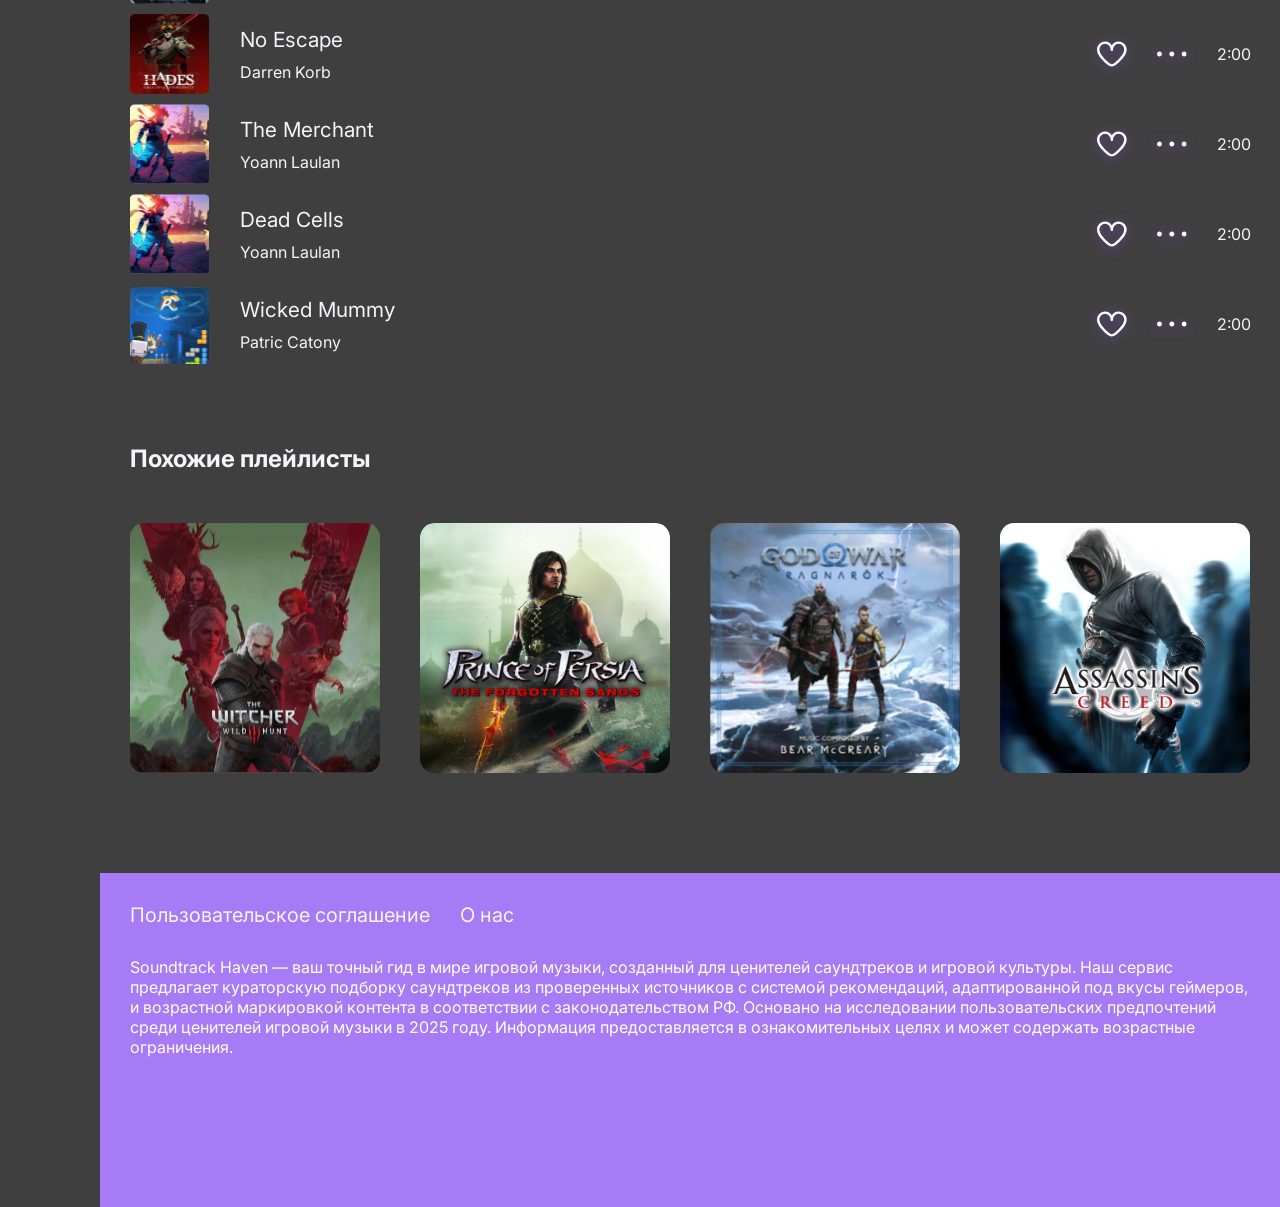
<file: playlist_music.html>
<!doctype html>
<html lang="ru">
<head>
    <meta charset="UTF-8">
    <meta name="viewport" content="width=device-width, initial-scale=1">
    <meta http-equiv="X-UA-Compatible" content="ie=edge">
    <title>Assassin's Creed 2</title>
    <link rel="stylesheet" href="css/playlist/style.css">
    <link rel="icon" href="img/favicon/favicon.svg">
</head>
<body class="bodyIndex">
<header class="generalMenu">
    <a href="index.html" class="iconHome">
        SH
    </a>
    <nav>
        <a href="search_music.html">
            <div class="backgroundColourIconNav">
                <img class="iconNav" src="img/Общие_изображения/Лупа.svg" alt="find">
            </div>
        </a>
        <a href="catalog_playlist.html">
            <div class="backgroundColourIconNav">
                <img class="iconNav" src="img/Общие_изображения/Список.svg" alt="catalogPlaylist">
            </div>
        </a>
        <a href="playlist_favorite_music_user.html">
            <div class="backgroundColourIconNav">
                <img class="iconNav" src="img/Общие_изображения/Нота.svg" alt="favoriteMusic">
            </div>
        </a>
    </nav>
    <a class="userProfile" href="register_form.html">
        <img src="img/Общие_изображения/Фото_Профиля.svg" alt="icon-profile">
    </a>
</header>
<main class="contentMain">
    <div class="wrapper">
        <section class="descriptionPlaylistSection">
            <h2>Плейлист Assassin's creed 2</h2>
            <div class="descriptionPlaylist">
                <img class="imgPlaylist" src="img/Плейлист_музыки/Assassin's_creed2.svg" alt="Обложка плейлиста Assassin's Creed 2">
                <div class="backgroundPlaylistText">
                    <p>
                        Assassin's Creed II — это приключенческий экшн с элементами стелс и паркура, действие которого
                        разворачивается в Италии эпохи Возрождения. Игрок управляет Эцио Auditore, молодым дворянином,
                        который после убийства отца и братьев втягивается в древнюю войну между ассасинами и Templars.
                        В ходе приключения Эцио обучается навыкам скрытности, фехтования и паркура, чтобы раскрыть
                        заговор,
                        расширить влияние ассасинов и восстановить честь своей семьи. Игра сочетает в себе захватывающий
                        сюжет,
                        свободное исследование исторических локаций, таких как Флоренция, Венеция и Рим, и разнообразный
                        геймплей,
                        включая кражи, погони и политические интриги.
                    </p>
                    <p>
                        Музыкальное сопровождение Assassin's Creed II, созданное композитором Jesper Kyd, получило
                        широкое
                        признание за свою атмосферность и эпичность. В саундтреке гармонично сочетаются оркестровые
                        композиции, средневековые и ренессансные мотивы, что идеально подчеркивает атмосферу эпохи
                        Возрождения. Запоминающаяся тема "Ezio's Family" и другие треки, такие как "Brotherhood", стали
                        визитной карточкой серии и часто исполняются на концертах классической и видеоигровой музыки.
                    </p>
                </div>
            </div>
        </section>
        <section class="audioPlaylist">
            <button class="buttonPlaylist" type="button">Слушать</button>
        </section>
        <section class="trackPlaylist">
            <h2>Треки плейлиста:</h2>
            <div class="gapTrack">
                <div class="cardTrack">
                    <div class="cardTrackRow">
                        <div class="cardTrackLeft">
                            <img class="imgAlbum" src="img/Поиск_музыки/Майнкрафт.svg" alt="Майнкрафт">
                            <div class="cardTrackParagraph">
                                <p>Minecraft Theme</p>
                                <p>The Harmony Group, Jose Baz</p>
                            </div>
                        </div>
                        <div class="settingsRow">
                            <img class="settingsIcon" src="img/Поиск_музыки/Сердце.svg" alt="like">
                            <img class="settingsIcon" src="img/Поиск_музыки/Точки.svg" alt="options">
                            <p class="time">
                                2:00
                            </p>
                        </div>
                    </div>
                </div>
                <div class="cardTrack">
                    <div class="cardTrackRow">
                        <div class="cardTrackLeft">
                            <img class="imgAlbum" src="img/Поиск_музыки/Экспидиция.svg" alt="Экспедиция">
                            <div class="cardTrackParagraph">
                                <p>Lumiere</p>
                                <p>Clair Obscur</p>
                            </div>
                        </div>
                        <div class="settingsRow">
                            <img class="settingsIcon" src="img/Поиск_музыки/Сердце.svg" alt="like">
                            <img class="settingsIcon" src="img/Поиск_музыки/Точки.svg" alt="options">
                            <p class="time">
                                2:00
                            </p>
                        </div>
                    </div>
                </div>
                <div class="cardTrack">
                    <div class="cardTrackRow">
                        <div class="cardTrackLeft">
                            <img class="imgAlbum" src="img/Поиск_музыки/Сайлент_хилл2.svg" alt="Сайлент_хилл2">
                            <div class="cardTrackParagraph">
                                <p>Promise</p>
                                <p>The Pink Rabbit</p>
                            </div>
                        </div>
                        <div class="settingsRow">
                            <img class="settingsIcon" src="img/Поиск_музыки/Сердце.svg" alt="like">
                            <img class="settingsIcon" src="img/Поиск_музыки/Точки.svg" alt="options">
                            <p class="time">
                                2:00
                            </p>
                        </div>
                    </div>
                </div>
                <div class="cardTrack">
                    <div class="cardTrackRow">
                        <div class="cardTrackLeft">
                            <img class="imgAlbum" src="img/Поиск_музыки/Дмс.svg" alt="Дмс">
                            <div class="cardTrackParagraph">
                                <p>Gimme Deathrace</p>
                                <p>Combrichist</p>
                            </div>
                        </div>
                        <div class="settingsRow">
                            <img class="settingsIcon" src="img/Поиск_музыки/Сердце.svg" alt="like">
                            <img class="settingsIcon" src="img/Поиск_музыки/Точки.svg" alt="options">
                            <p class="time">
                                2:00
                            </p>
                        </div>
                    </div>
                </div>
                <div class="cardTrack">
                    <div class="cardTrackRow">
                        <div class="cardTrackLeft">
                            <img class="imgAlbum" src="img/Поиск_музыки/Бэтман.svg" alt="Бэтмен">
                            <div class="cardTrackParagraph">
                                <p>Arkham Origins Main Titles</p>
                                <p>Cristopher Drake</p>
                            </div>
                        </div>
                        <div class="settingsRow">
                            <img class="settingsIcon" src="img/Поиск_музыки/Сердце.svg" alt="like">
                            <img class="settingsIcon" src="img/Поиск_музыки/Точки.svg" alt="options">
                            <p class="time">
                                2:00
                            </p>
                        </div>
                    </div>
                </div>
                <div class="cardTrack">
                    <div class="cardTrackRow">
                        <div class="cardTrackLeft">
                            <img class="imgAlbum" src="img/Поиск_музыки/Хейдес.svg" alt="Майнкрафт">
                            <div class="cardTrackParagraph">
                                <p>No Escape</p>
                                <p>Darren Korb</p>
                            </div>
                        </div>
                        <div class="settingsRow">
                            <img class="settingsIcon" src="img/Поиск_музыки/Сердце.svg" alt="like">
                            <img class="settingsIcon" src="img/Поиск_музыки/Точки.svg" alt="options">
                            <p class="time">
                                2:00
                            </p>
                        </div>
                    </div>
                </div>
                <div class="cardTrack">
                    <div class="cardTrackRow">
                        <div class="cardTrackLeft">
                            <img class="imgAlbum" src="img/Поиск_музыки/Деад_Целс.svg" alt="Деад_Целс">
                            <div class="cardTrackParagraph">
                                <p>The Merchant</p>
                                <p>Yoann Laulan</p>
                            </div>
                        </div>
                        <div class="settingsRow">
                            <img class="settingsIcon" src="img/Поиск_музыки/Сердце.svg" alt="like">
                            <img class="settingsIcon" src="img/Поиск_музыки/Точки.svg" alt="options">
                            <p class="time">
                                2:00
                            </p>
                        </div>
                    </div>
                </div>
                <div class="cardTrack">
                    <div class="cardTrackRow">
                        <div class="cardTrackLeft">
                            <img class="imgAlbum" src="img/Поиск_музыки/Деад_Целс.svg" alt="Деад_Целс">
                            <div class="cardTrackParagraph">
                                <p>Dead Cells</p>
                                <p>Yoann Laulan</p>
                            </div>
                        </div>
                        <div class="settingsRow">
                            <img class="settingsIcon" src="img/Поиск_музыки/Сердце.svg" alt="like">
                            <img class="settingsIcon" src="img/Поиск_музыки/Точки.svg" alt="options">
                            <p class="time">
                                2:00
                            </p>
                        </div>
                    </div>
                </div>
                <div class="cardTrack">
                    <div class="cardTrackRow">
                        <div class="cardTrackLeft">
                            <img class="imgAlbum" src="img/Поиск_музыки/Мумми.svg" alt="Мумми">
                            <div class="cardTrackParagraph">
                                <p>Wicked Mummy</p>
                                <p>Patric Catony</p>
                            </div>
                        </div>
                        <div class="settingsRow">
                            <img class="settingsIcon" src="img/Поиск_музыки/Сердце.svg" alt="like">
                            <img class="settingsIcon" src="img/Поиск_музыки/Точки.svg" alt="options">
                            <p class="time">
                                2:00
                            </p>
                        </div>
                    </div>
                </div>
            </div>
        </section>
        <section class="similarPlaylist">
            <h2>Похожие плейлисты</h2>
            <div class="imgSimilarPlaylist">
                <img src="img/Плейлист_музыки/Ведьмак.svg" alt="Ведьмак">
                <img src="img/Плейлист_музыки/Принц.svg" alt="Принц">
                <img src="img/Плейлист_музыки/Кратос.svg" alt="Кратос">
                <img src="img/Плейлист_музыки/Ассасин.svg" alt="Ассасин">
            </div>
        </section>
    </div>
</main>
<footer class="footerContent">
    <div class="wrapper">
        <div class="aboutUs">
            <nav class="aboutUsLinks">
                <a href="user_agreement.html">Пользовательское соглашение</a>
                <a href="about_us.html">О нас</a>
            </nav>
            <p class="paragraphFooter">
                Soundtrack Haven — ваш точный гид в мире игровой музыки, созданный для ценителей саундтреков и
                игровой культуры. Наш сервис предлагает кураторскую подборку саундтреков из проверенных источников
                с системой рекомендаций, адаптированной под вкусы геймеров, и возрастной маркировкой контента
                в соответствии с законодательством РФ. Основано на исследовании пользовательских предпочтений
                среди ценителей игровой музыки в 2025 году. Информация предоставляется в ознакомительных целях
                и может содержать возрастные ограничения.
            </p>
        </div>
    </div>
</footer>
</body>
</html>
</file>
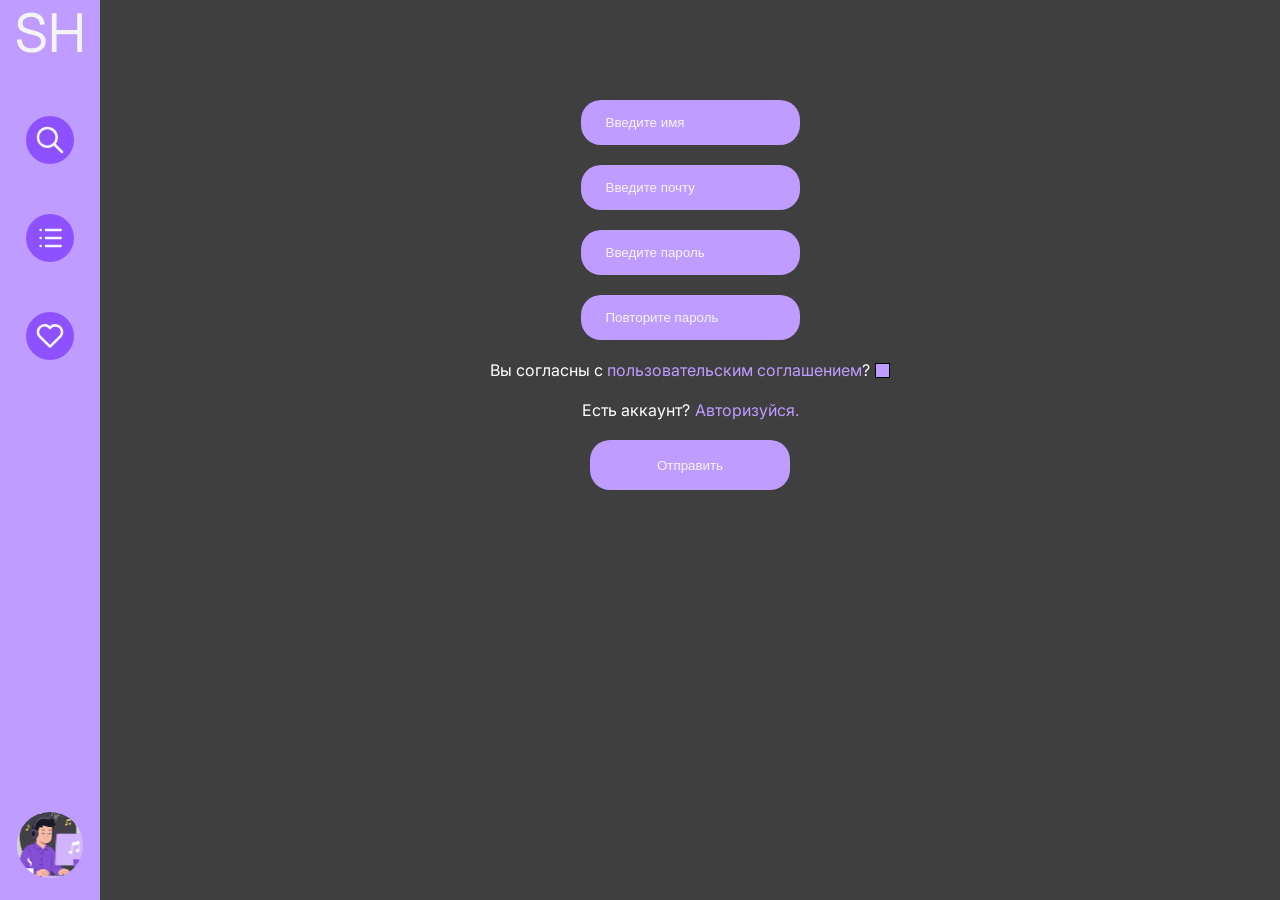
<file: register_form.html>
<!doctype html>
<html lang="ru">
<head>
    <meta charset="UTF-8">
    <meta name="viewport" content="width=device-width, initial-scale=1">
    <meta http-equiv="X-UA-Compatible" content="ie=edge">
    <title>Форма регистрации</title>
    <link rel="stylesheet" href="css/auth/style.css">
    <link rel="icon" href="img/favicon/favicon.svg">
</head>
<body class="bodyIndex">
<header class="generalMenu">
    <a href="index.html" class="iconHome">
        SH
    </a>
    <nav>
        <a href="search_music.html">
            <div class="backgroundColourIconNav">
                <img class="iconNav" src="img/Общие_изображения/Лупа.svg" alt="find">
            </div>
        </a>
        <a href="catalog_playlist.html">
            <div class="backgroundColourIconNav">
                <img class="iconNav" src="img/Общие_изображения/Список.svg" alt="catalogPlaylist">
            </div>
        </a>
        <a href="playlist_favorite_music_user.html">
            <div class="backgroundColourIconNav">
                <img class="iconNav" src="img/Общие_изображения/Нота.svg" alt="favoriteMusic">
            </div>
        </a>
    </nav>
    <a class="userProfile" href="register_form.html">
        <img src="img/Общие_изображения/Фото_Профиля.svg" alt="icon-profile">
    </a>
</header>
<main class="contentMain">
    <div class="wrapper">
        <div class="formRegister">
            <form method="post" action="#">
                <input type="text" id="nameField" name="nameField" placeholder="Введите имя" aria-label="Введите имя" required>
                <input type="email" id="emailField" name="emailField" placeholder="Введите почту" aria-label="Введите почту" required>
                <input type="password" id="passwordField" name="passwordField" placeholder="Введите пароль" aria-label="Введите пароль" required>
                <input type="password" id="passwordField2" name="passwordField2" placeholder="Повторите пароль" aria-label="Повторите пароль" required>
                <div class="userAgreement">
                    <p class="paragraphUserAgreement">Вы согласны с <a class="linkUserAgreement" href="user_agreement.html">пользовательским соглашением</a>?</p>
                    <input type="checkbox" name="agreeTerms" id="agreeTerms" aria-label="Согласен с пользовательским соглашением" required>
                </div>
                <div class="linkAuthorizationContainer">
                    <p>Есть аккаунт?</p>
                    <a class="linkAuthorization" href="authorization_form.html">Авторизуйся.</a>
                </div>
                <button type="submit" id="submitButton" name="submitButton">Отправить</button>
            </form>
        </div>
    </div>
</main>
</body>
</html>
</file>
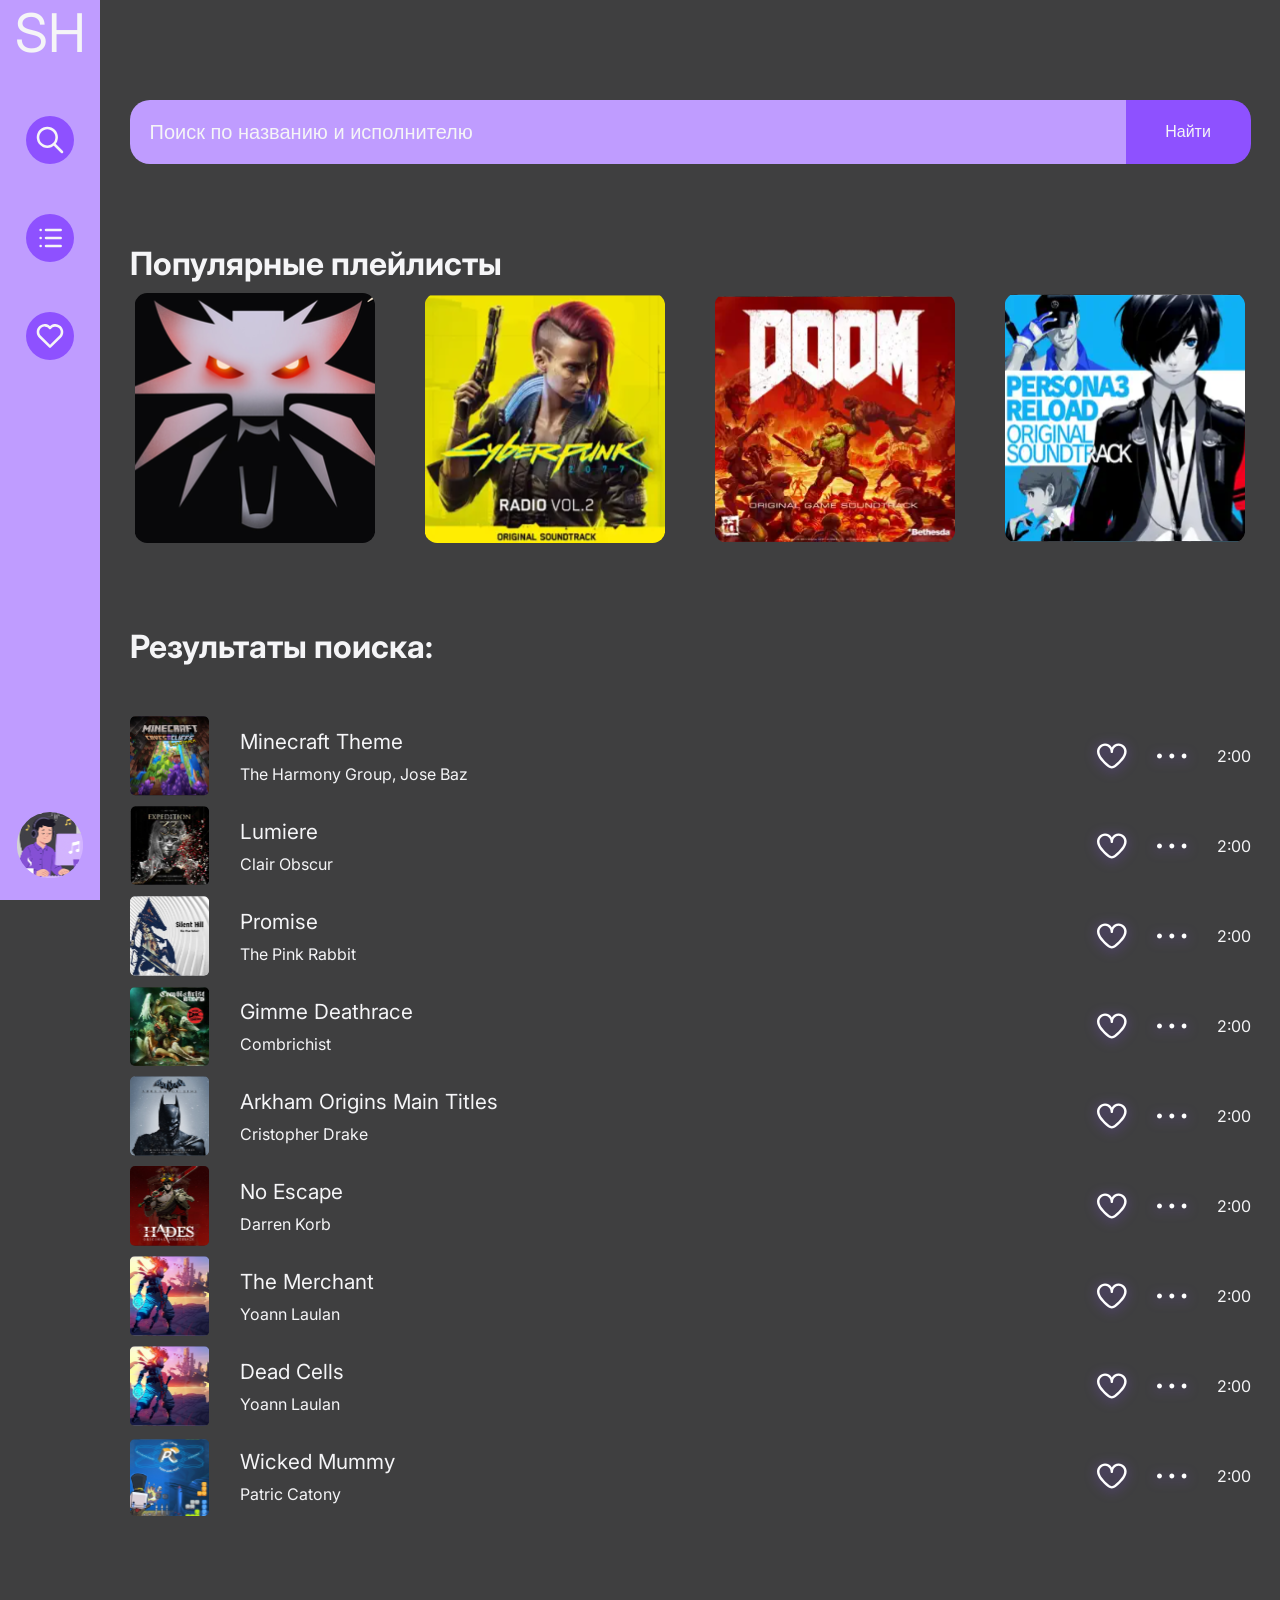
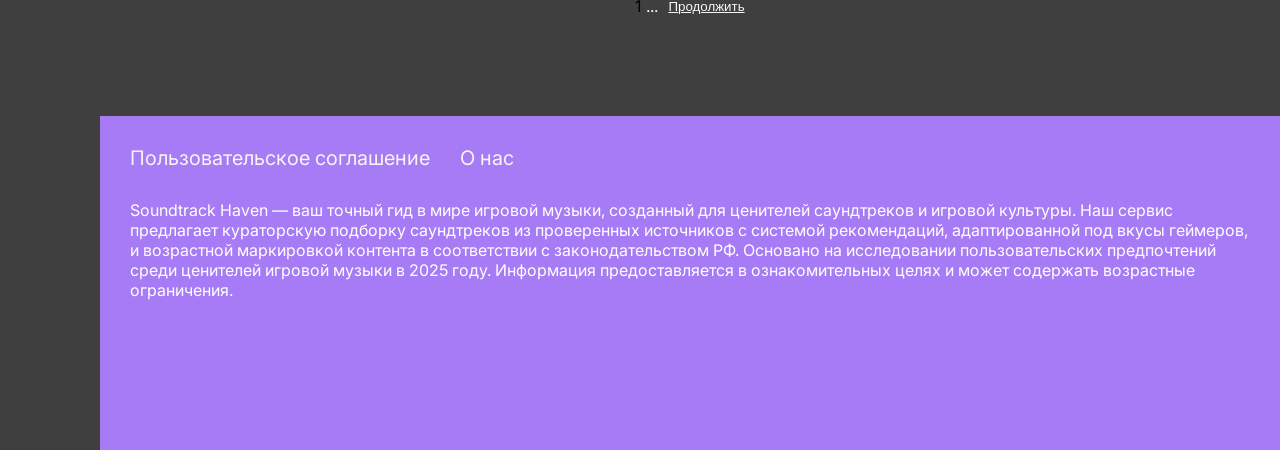
<file: search_music.html>
<!doctype html>
<html lang="ru">
<head>
    <meta charset="UTF-8">
    <meta name="viewport" content="width=device-width, initial-scale=1">
    <meta http-equiv="X-UA-Compatible" content="ie=edge">
    <title>Поиск музыки</title>
    <link rel="stylesheet" href="css/search/style.css">
    <link rel="icon" href="img/favicon/favicon.svg">
</head>
<body class="bodyIndex">
<header class="generalMenu">
    <a href="index.html" class="iconHome">
        SH
    </a>
    <nav>
        <a href="search_music.html">
            <div class="backgroundColourIconNav">
                <img class="iconNav" src="img/Общие_изображения/Лупа.svg" alt="find">
            </div>
        </a>
        <a href="catalog_playlist.html">
            <div class="backgroundColourIconNav">
                <img class="iconNav" src="img/Общие_изображения/Список.svg" alt="catalogPlaylist">
            </div>
        </a>
        <a href="playlist_favorite_music_user.html">
            <div class="backgroundColourIconNav">
                <img class="iconNav" src="img/Общие_изображения/Нота.svg" alt="favoriteMusic">
            </div>
        </a>
    </nav>
    <a class="userProfile" href="register_form.html">
        <img src="img/Общие_изображения/Фото_Профиля.svg" alt="icon-profile">
    </a>
</header>
<main class="contentMain">
    <div class="wrapper">
        <div class="findMusic">
            <form>
                <div class="searchInputFlex">
                    <label for="searchInput" class="visually-hidden">Поиск по названию и исполнителю</label>
                    <input type="search" id="searchInput" name="query" placeholder="Поиск по названию и исполнителю" aria-label="Поиск по названию и исполнителю">
                    <button class="searchInputButton" type="button">Найти</button>
                </div>
            </form>
        </div>
        <section class="popularPlaylist">
            <h2>Популярные плейлисты</h2>
            <div class="popularPlaylistRow">
                <a href="#">
                    <img class="imgPlaylist" src="img/Поиск_музыки/Ведьмак.svg" alt="Ведьмак">
                </a>
                <a href="#">
                    <img class="imgPlaylist" src="img/Поиск_музыки/Киберпанк.svg" alt="Киберпанк">
                </a>
                <a href="#">
                    <img class="imgPlaylist" src="img/Поиск_музыки/Дуум.svg" alt="Дуум">
                </a>
                <a href="#">
                    <img class="imgPlaylist" src="img/Поиск_музыки/Персона3.svg" alt="Персона3">
                </a>
            </div>
        </section>
        <section class="resultSearch">
            <h2>Результаты поиска:</h2>
            <div class="gapTrack">
                <div class="cardTrack">
                    <div class="cardTrackRow">
                        <div class="cardTrackLeft">
                            <img class="imgAlbum" src="img/Поиск_музыки/Майнкрафт.svg" alt="Майнкрафт">
                            <div class="cardTrackParagraph">
                                <p>Minecraft Theme</p>
                                <p>The Harmony Group, Jose Baz</p>
                            </div>
                        </div>
                        <div class="settingsRow">
                            <img class="settingsIcon" src="img/Поиск_музыки/Сердце.svg" alt="like">
                            <img class="settingsIcon" src="img/Поиск_музыки/Точки.svg" alt="options">
                            <p class="time">
                                2:00
                            </p>
                        </div>
                    </div>
                </div>
                <div class="cardTrack">
                    <div class="cardTrackRow">
                        <div class="cardTrackLeft">
                            <img class="imgAlbum" src="img/Поиск_музыки/Экспидиция.svg" alt="Экспедиция">
                            <div class="cardTrackParagraph">
                                <p>Lumiere</p>
                                <p>Clair Obscur</p>
                            </div>
                        </div>
                        <div class="settingsRow">
                            <img class="settingsIcon" src="img/Поиск_музыки/Сердце.svg" alt="like">
                            <img class="settingsIcon" src="img/Поиск_музыки/Точки.svg" alt="options">
                            <p class="time">
                                2:00
                            </p>
                        </div>
                    </div>
                </div>
                <div class="cardTrack">
                    <div class="cardTrackRow">
                        <div class="cardTrackLeft">
                            <img class="imgAlbum" src="img/Поиск_музыки/Сайлент_хилл2.svg" alt="Сайлент_хилл2">
                            <div class="cardTrackParagraph">
                                <p>Promise</p>
                                <p>The Pink Rabbit</p>
                            </div>
                        </div>
                        <div class="settingsRow">
                            <img class="settingsIcon" src="img/Поиск_музыки/Сердце.svg" alt="like">
                            <img class="settingsIcon" src="img/Поиск_музыки/Точки.svg" alt="options">
                            <p class="time">
                                2:00
                            </p>
                        </div>
                    </div>
                </div>
                <div class="cardTrack">
                    <div class="cardTrackRow">
                        <div class="cardTrackLeft">
                            <img class="imgAlbum" src="img/Поиск_музыки/Дмс.svg" alt="Дмс">
                            <div class="cardTrackParagraph">
                                <p>Gimme Deathrace</p>
                                <p>Combrichist</p>
                            </div>
                        </div>
                        <div class="settingsRow">
                            <img class="settingsIcon" src="img/Поиск_музыки/Сердце.svg" alt="like">
                            <img class="settingsIcon" src="img/Поиск_музыки/Точки.svg" alt="options">
                            <p class="time">
                                2:00
                            </p>
                        </div>
                    </div>
                </div>
                <div class="cardTrack">
                    <div class="cardTrackRow">
                        <div class="cardTrackLeft">
                            <img class="imgAlbum" src="img/Поиск_музыки/Бэтман.svg" alt="Бэтмен">
                            <div class="cardTrackParagraph">
                                <p>Arkham Origins Main Titles</p>
                                <p>Cristopher Drake</p>
                            </div>
                        </div>
                        <div class="settingsRow">
                            <img class="settingsIcon" src="img/Поиск_музыки/Сердце.svg" alt="like">
                            <img class="settingsIcon" src="img/Поиск_музыки/Точки.svg" alt="options">
                            <p class="time">
                                2:00
                            </p>
                        </div>
                    </div>
                </div>
                <div class="cardTrack">
                    <div class="cardTrackRow">
                        <div class="cardTrackLeft">
                            <img class="imgAlbum" src="img/Поиск_музыки/Хейдес.svg" alt="Майнкрафт">
                            <div class="cardTrackParagraph">
                                <p>No Escape</p>
                                <p>Darren Korb</p>
                            </div>
                        </div>
                        <div class="settingsRow">
                            <img class="settingsIcon" src="img/Поиск_музыки/Сердце.svg" alt="like">
                            <img class="settingsIcon" src="img/Поиск_музыки/Точки.svg" alt="options">
                            <p class="time">
                                2:00
                            </p>
                        </div>
                    </div>
                </div>
                <div class="cardTrack">
                    <div class="cardTrackRow">
                        <div class="cardTrackLeft">
                            <img class="imgAlbum" src="img/Поиск_музыки/Деад_Целс.svg" alt="Деад_Целс">
                            <div class="cardTrackParagraph">
                                <p>The Merchant</p>
                                <p>Yoann Laulan</p>
                            </div>
                        </div>
                        <div class="settingsRow">
                            <img class="settingsIcon" src="img/Поиск_музыки/Сердце.svg" alt="like">
                            <img class="settingsIcon" src="img/Поиск_музыки/Точки.svg" alt="options">
                            <p class="time">
                                2:00
                            </p>
                        </div>
                    </div>
                </div>
                <div class="cardTrack">
                    <div class="cardTrackRow">
                        <div class="cardTrackLeft">
                            <img class="imgAlbum" src="img/Поиск_музыки/Деад_Целс.svg" alt="Деад_Целс">
                            <div class="cardTrackParagraph">
                                <p>Dead Cells</p>
                                <p>Yoann Laulan</p>
                            </div>
                        </div>
                        <div class="settingsRow">
                            <img class="settingsIcon" src="img/Поиск_музыки/Сердце.svg" alt="like">
                            <img class="settingsIcon" src="img/Поиск_музыки/Точки.svg" alt="options">
                            <p class="time">
                                2:00
                            </p>
                        </div>
                    </div>
                </div>
                <div class="cardTrack">
                    <div class="cardTrackRow">
                        <div class="cardTrackLeft">
                            <img class="imgAlbum" src="img/Поиск_музыки/Мумми.svg" alt="Мумми">
                            <div class="cardTrackParagraph">
                                <p>Wicked Mummy</p>
                                <p>Patric Catony</p>
                            </div>
                        </div>
                        <div class="settingsRow">
                            <img class="settingsIcon" src="img/Поиск_музыки/Сердце.svg" alt="like">
                            <img class="settingsIcon" src="img/Поиск_музыки/Точки.svg" alt="options">
                            <p class="time">
                                2:00
                            </p>
                        </div>
                    </div>
                </div>
            </div>
        </section>
        <nav class="pagination" aria-label="Навигация по страницам">
            <div>
                <span aria-current="page">1</span>
                <p>
                    ...
                </p>
            </div>
            <button class="paginationBtn" type="button">
                Продолжить
            </button>
        </nav>
    </div>
</main>
<footer class="footerContent">
    <div class="wrapper">
        <div class="aboutUs">
            <nav class="aboutUsLinks">
                <a href="user_agreement.html">Пользовательское соглашение</a>
                <a href="about_us.html">О нас</a>
            </nav>
            <p class="paragraphFooter">
                Soundtrack Haven — ваш точный гид в мире игровой музыки, созданный для ценителей саундтреков и
                игровой культуры. Наш сервис предлагает кураторскую подборку саундтреков из проверенных источников
                с системой рекомендаций, адаптированной под вкусы геймеров, и возрастной маркировкой контента
                в соответствии с законодательством РФ. Основано на исследовании пользовательских предпочтений
                среди ценителей игровой музыки в 2025 году. Информация предоставляется в ознакомительных целях
                и может содержать возрастные ограничения.
            </p>
        </div>
    </div>
</footer>
</body>
</html>
</file>
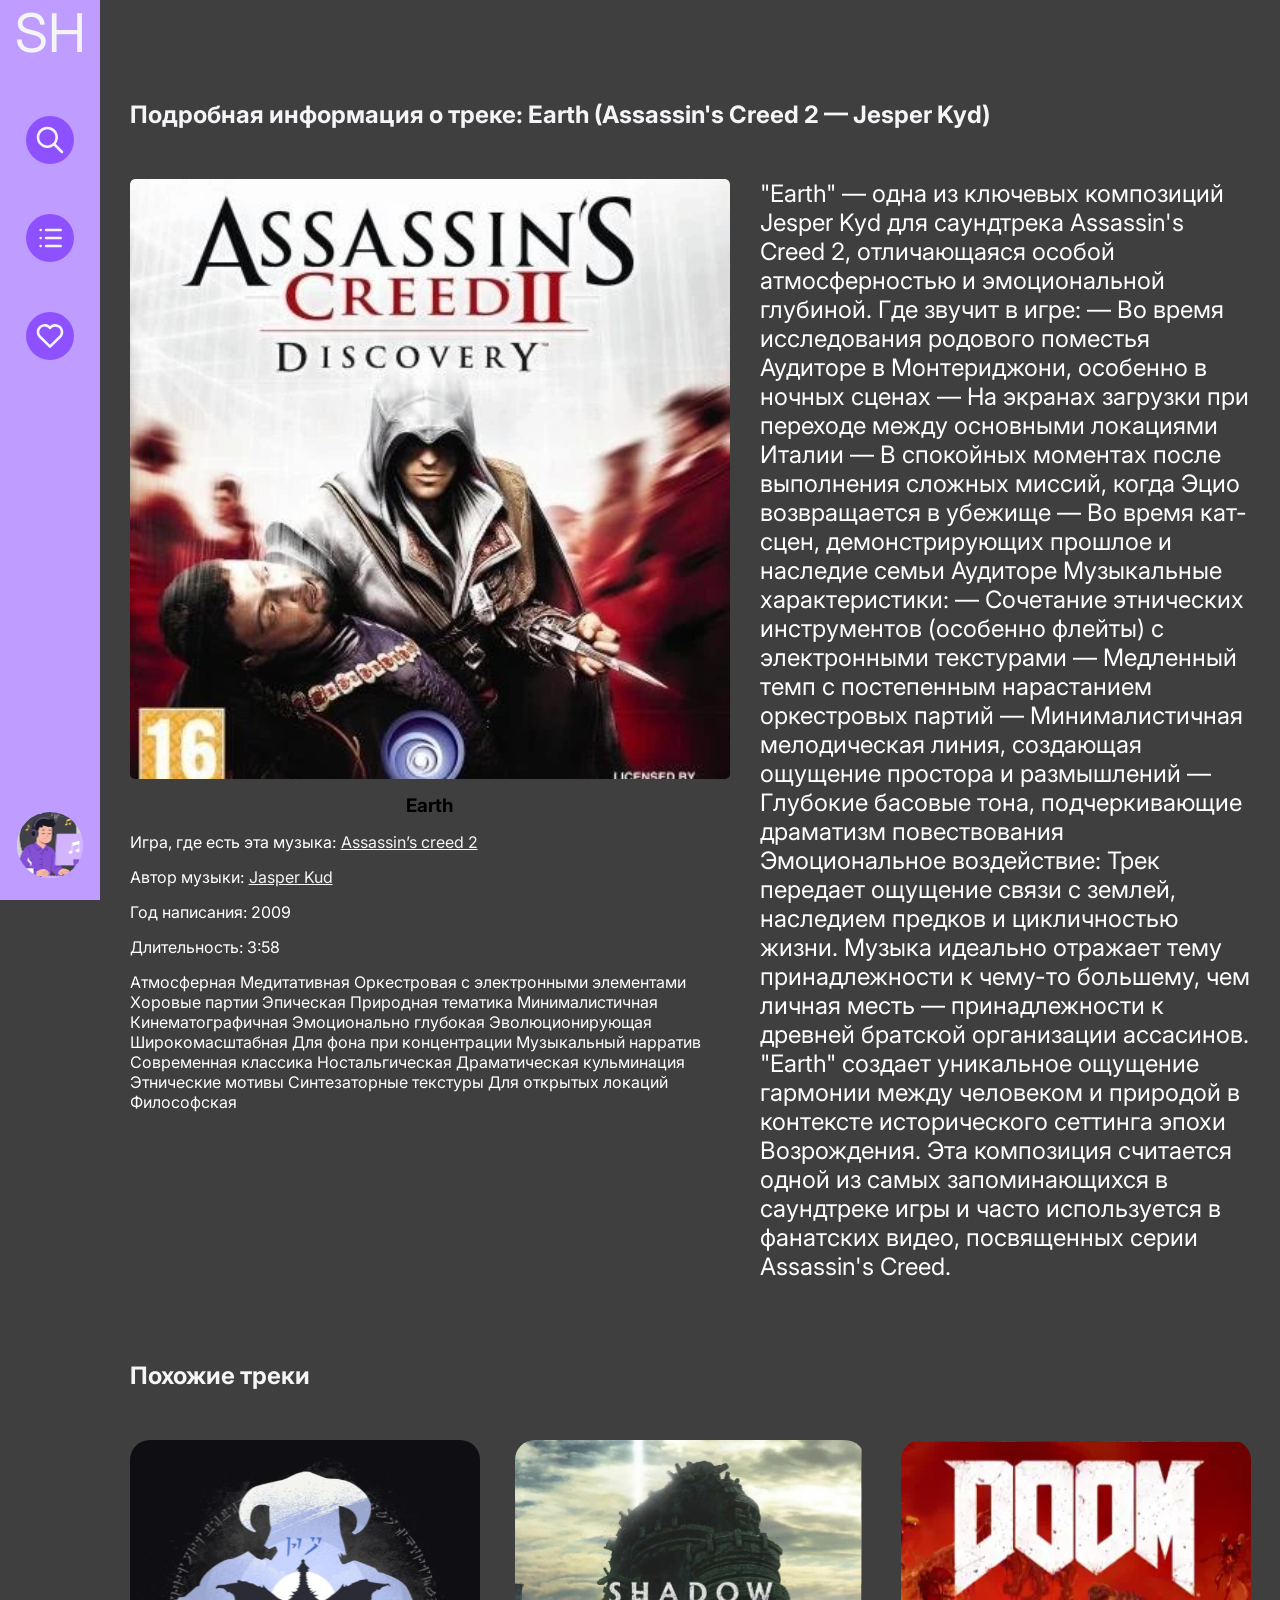
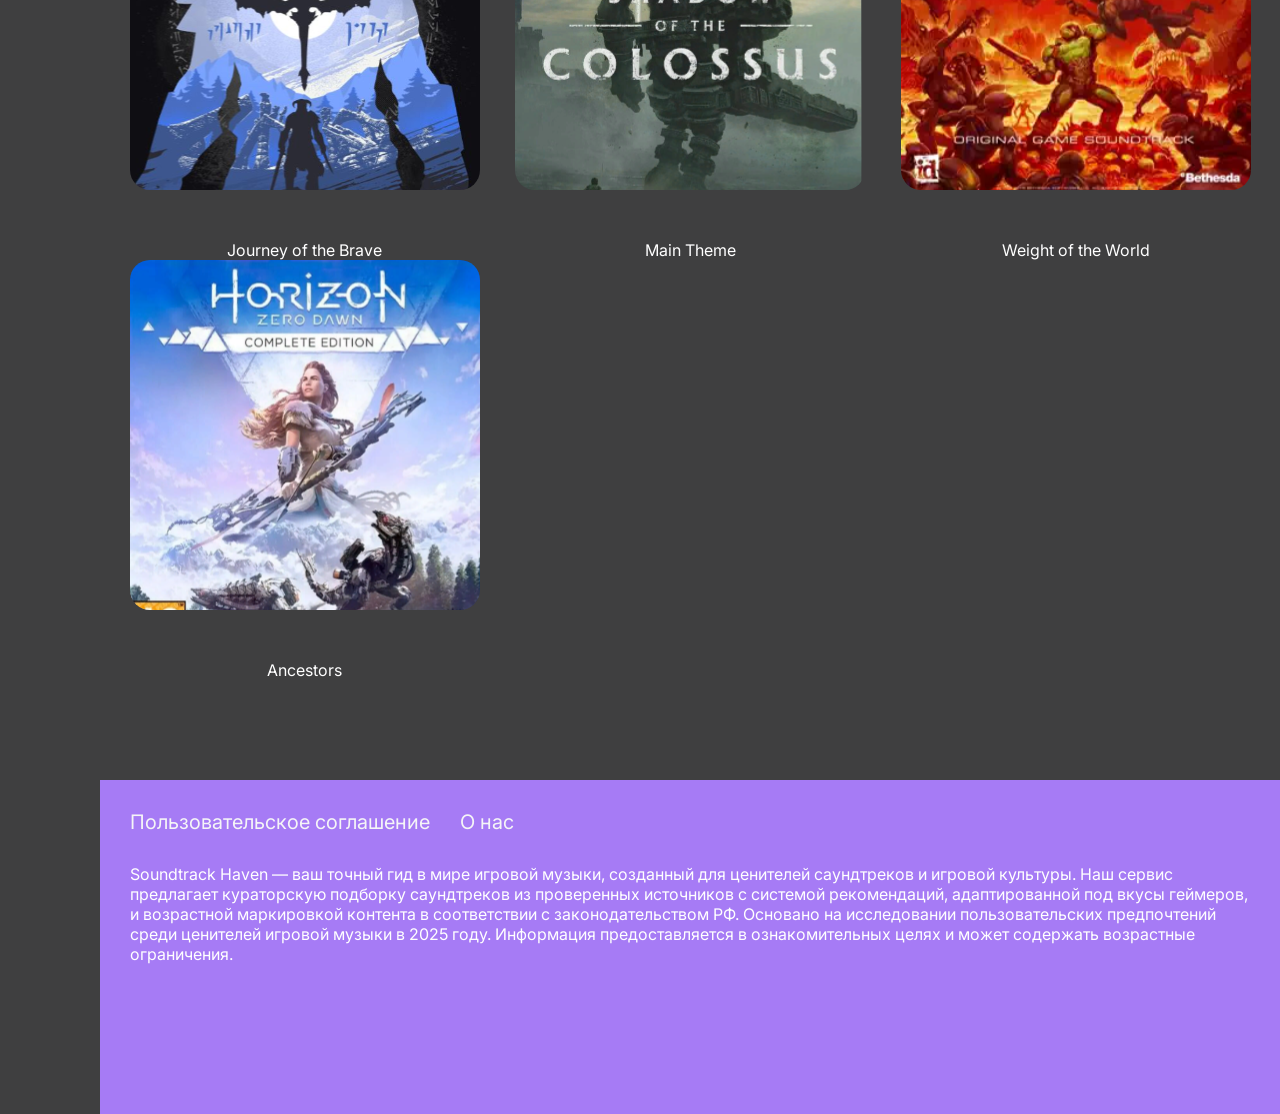
<file: track_detail.html>
<!doctype html>
<html lang="ru">
<head>
    <meta charset="UTF-8">
    <meta name="viewport" content="width=device-width, initial-scale=1">
    <meta http-equiv="X-UA-Compatible" content="ie=edge">
    <title>Assassin's Creed 2 </title>
    <link rel="stylesheet" href="css/track/style.css">
    <link rel="icon" href="img/favicon/favicon.svg">
</head>
<body class="bodyIndex">
<header class="generalMenu">
    <a href="index.html" class="iconHome">
        SH
    </a>
    <nav>
        <a href="search_music.html">
            <div class="backgroundColourIconNav">
                <img class="iconNav" src="img/Общие_изображения/Лупа.svg" alt="find">
            </div>
        </a>
        <a href="catalog_playlist.html">
            <div class="backgroundColourIconNav">
                <img class="iconNav" src="img/Общие_изображения/Список.svg" alt="catalogPlaylist">
            </div>
        </a>
        <a href="playlist_favorite_music_user.html">
            <div class="backgroundColourIconNav">
                <img class="iconNav" src="img/Общие_изображения/Нота.svg" alt="favoriteMusic">
            </div>
        </a>
    </nav>
    <a class="userProfile" href="register_form.html">
        <img src="img/Общие_изображения/Фото_Профиля.svg" alt="icon-profile">
    </a>
</header>
<main class="contentMain">
    <div class="wrapper">
        <section class="aboutTrack">
            <h2>Подробная информация о треке: Earth (Assassin's Creed 2 — Jesper Kyd)</h2>
            <div class="descriptionTrack">
                <div class="leftCol">
                    <img class="imgTrack" src="img/Трек_подробно/Assassin's_Creed_2.svg" alt="Обложка трека Earth из Assassin's Creed 2">
                    <h3>Earth</h3>
                    <div class="trackInfo">
                        <div class="trackRow">
                            <p>Игра, где есть эта музыка:</p>
                            <a class="linkTrackInfo"  href="#">Assassin’s creed 2</a>
                        </div>
                        <div class="trackRow">
                            <p>Автор музыки:</p>
                            <a class="linkTrackInfo" href="#">Jasper Kud</a>
                        </div>
                        <p>Год написания: 2009</p>
                        <p>Длительность: 3:58</p>
                        <p>Атмосферная Медитативная Оркестровая с электронными элементами Хоровые партии Эпическая
                            Природная тематика Минималистичная Кинематографичная Эмоционально глубокая Эволюционирующая
                            Широкомасштабная Для фона при концентрации Музыкальный нарратив Современная классика Ностальгическая
                            Драматическая кульминация Этнические мотивы Синтезаторные текстуры Для открытых локаций Философская</p>
                    </div>
                </div>
                <div class="rightCol">
                    <p>"Earth" — одна из ключевых композиций Jesper Kyd для саундтрека Assassin's Creed 2,
                        отличающаяся особой атмосферностью и эмоциональной глубиной.
                        Где звучит в игре: — Во время исследования родового поместья Аудиторе в Монтериджони, особенно
                        в ночных сценах — На экранах загрузки при переходе между основными локациями Италии — В спокойных
                        моментах после выполнения сложных миссий, когда Эцио возвращается в убежище — Во время кат-сцен,
                        демонстрирующих прошлое и наследие семьи Аудиторе
                        Музыкальные характеристики: — Сочетание этнических инструментов (особенно флейты) с электронными
                        текстурами — Медленный темп с постепенным нарастанием оркестровых партий — Минималистичная
                        мелодическая линия, создающая ощущение простора и размышлений — Глубокие басовые тона,
                        подчеркивающие драматизм повествования
                        Эмоциональное воздействие: Трек передает ощущение связи с землей, наследием предков и цикличностью
                        жизни. Музыка идеально отражает тему принадлежности к чему-то большему, чем личная месть
                        — принадлежности к древней братской организации ассасинов. "Earth" создает уникальное ощущение
                        гармонии между человеком и природой в контексте исторического сеттинга эпохи Возрождения.
                        Эта композиция считается одной из самых запоминающихся в саундтреке игры и часто используется
                        в фанатских видео, посвященных серии Assassin's Creed.</p>
                </div>
            </div>
        </section>
        <section class="similarTracks">
            <h2>Похожие треки</h2>
            <div class="cardTracks">
                <div class="track">
                    <img src="img/Трек_подробно/Скайрим.svg" alt="trackImg">
                    <p>Journey of the Brave</p>
                </div>
                <div class="track">
                    <img src="img/Трек_подробно/Колосус.svg" alt="trackImg">
                    <p>Main Theme</p>
                </div>
                <div class="track">
                    <img src="img/Трек_подробно/Дуум.svg" alt="trackImg">
                    <p>Weight of the World</p>
                </div>
                <div class="track">
                    <img src="img/Трек_подробно/Харайзон.svg" alt="trackImg">
                    <p>Ancestors</p>
                </div>
            </div>
        </section>
    </div>
</main>
<footer class="footerContent">
    <div class="wrapper">
        <div class="aboutUs">
            <nav class="aboutUsLinks">
                <a href="user_agreement.html">Пользовательское соглашение</a>
                <a href="about_us.html">О нас</a>
            </nav>
            <p class="paragraphFooter">
                Soundtrack Haven — ваш точный гид в мире игровой музыки, созданный для ценителей саундтреков и
                игровой культуры. Наш сервис предлагает кураторскую подборку саундтреков из проверенных источников
                с системой рекомендаций, адаптированной под вкусы геймеров, и возрастной маркировкой контента
                в соответствии с законодательством РФ. Основано на исследовании пользовательских предпочтений
                среди ценителей игровой музыки в 2025 году. Информация предоставляется в ознакомительных целях
                и может содержать возрастные ограничения.
            </p>
        </div>
    </div>
</footer>
</body>
</html>
</file>
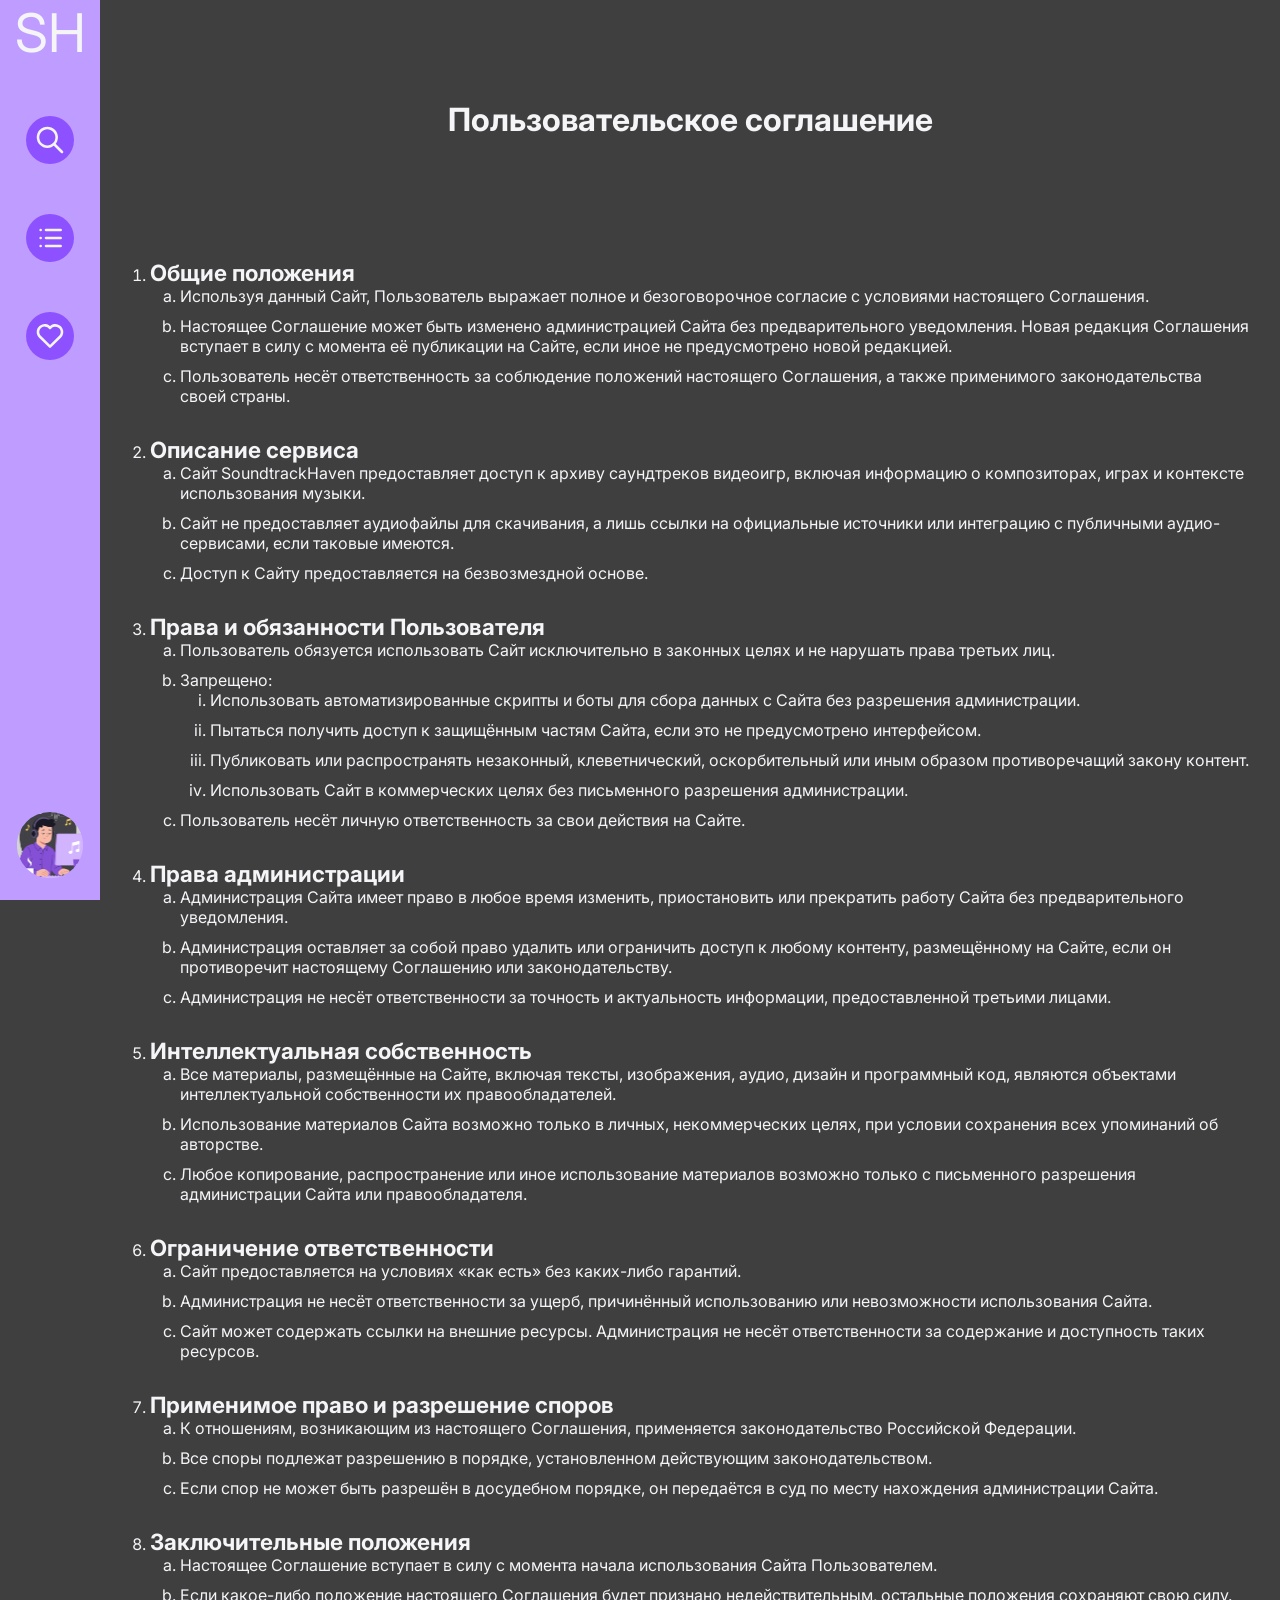
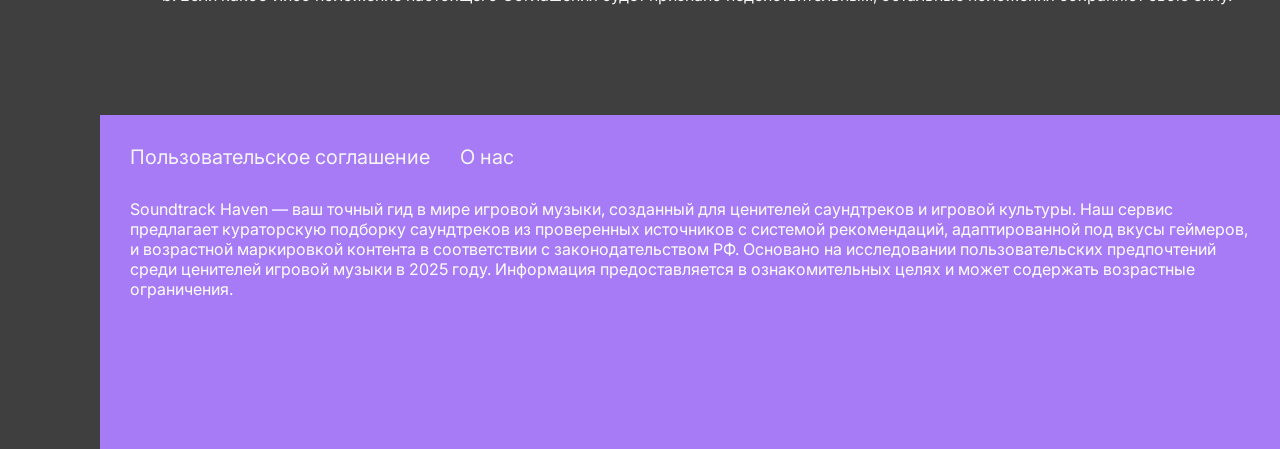
<file: user_agreement.html>
<!DOCTYPE html>
<html lang="ru">
<head>
    <meta charset="UTF-8">
    <meta name="viewport" content="width=device-width, initial-scale=1">
    <meta http-equiv="X-UA-Compatible" content="ie=edge">
    <title>Пользовательское соглашение — SoundtrackHaven</title>
    <link rel="stylesheet" href="css/agreement/style.css">
    <link rel="icon" href="img/favicon/favicon.svg">
</head>
<body class="bodyIndex">
<header class="generalMenu">
    <a href="index.html" class="iconHome">
        SH
    </a>
    <nav>
        <a href="search_music.html">
            <div class="backgroundColourIconNav">
                <img class="iconNav" src="img/Общие_изображения/Лупа.svg" alt="find">
            </div>
        </a>
        <a href="catalog_playlist.html">
            <div class="backgroundColourIconNav">
                <img class="iconNav" src="img/Общие_изображения/Список.svg" alt="catalogPlaylist">
            </div>
        </a>
        <a href="playlist_favorite_music_user.html">
            <div class="backgroundColourIconNav">
                <img class="iconNav" src="img/Общие_изображения/Нота.svg" alt="favoriteMusic">
            </div>
        </a>
    </nav>
    <a class="userProfile" href="register_form.html">
        <img src="img/Общие_изображения/Фото_Профиля.svg" alt="icon-profile">
    </a>
</header>
<main class="contentMain">
    <div class="wrapper">
    <h1>Пользовательское соглашение</h1>
    <ol>
        <li>
            <span class="section-title">Общие положения</span>
            <ol>
                <li>Используя данный Сайт, Пользователь выражает полное и безоговорочное согласие с условиями настоящего
                    Соглашения.
                </li>
                <li>Настоящее Соглашение может быть изменено администрацией Сайта без предварительного уведомления.
                    Новая редакция Соглашения вступает в силу с момента её публикации на Сайте, если иное не
                    предусмотрено новой редакцией.
                </li>
                <li>Пользователь несёт ответственность за соблюдение положений настоящего Соглашения, а также
                    применимого законодательства своей страны.
                </li>
            </ol>
        </li>

        <li>
            <span class="section-title">Описание сервиса</span>
            <ol>
                <li>Сайт SoundtrackHaven предоставляет доступ к архиву саундтреков видеоигр, включая информацию о
                    композиторах, играх и контексте использования музыки.
                </li>
                <li>Сайт не предоставляет аудиофайлы для скачивания, а лишь ссылки на официальные источники или
                    интеграцию с публичными аудио-сервисами, если таковые имеются.
                </li>
                <li>Доступ к Сайту предоставляется на безвозмездной основе.</li>
            </ol>
        </li>

        <li>
            <span class="section-title">Права и обязанности Пользователя</span>
            <ol>
                <li>Пользователь обязуется использовать Сайт исключительно в законных целях и не нарушать права третьих
                    лиц.
                </li>
                <li>Запрещено:
                    <ol>
                        <li>Использовать автоматизированные скрипты и боты для сбора данных с Сайта без разрешения
                            администрации.
                        </li>
                        <li>Пытаться получить доступ к защищённым частям Сайта, если это не предусмотрено интерфейсом.
                        </li>
                        <li>Публиковать или распространять незаконный, клеветнический, оскорбительный или иным образом
                            противоречащий закону контент.
                        </li>
                        <li>Использовать Сайт в коммерческих целях без письменного разрешения администрации.</li>
                    </ol>
                </li>
                <li>Пользователь несёт личную ответственность за свои действия на Сайте.</li>
            </ol>
        </li>

        <li>
            <span class="section-title">Права администрации</span>
            <ol>
                <li>Администрация Сайта имеет право в любое время изменить, приостановить или прекратить работу Сайта
                    без предварительного уведомления.
                </li>
                <li>Администрация оставляет за собой право удалить или ограничить доступ к любому контенту, размещённому
                    на Сайте, если он противоречит настоящему Соглашению или законодательству.
                </li>
                <li>Администрация не несёт ответственности за точность и актуальность информации, предоставленной
                    третьими лицами.
                </li>
            </ol>
        </li>

        <li>
            <span class="section-title">Интеллектуальная собственность</span>
            <ol>
                <li>Все материалы, размещённые на Сайте, включая тексты, изображения, аудио, дизайн и программный код,
                    являются объектами интеллектуальной собственности их правообладателей.
                </li>
                <li>Использование материалов Сайта возможно только в личных, некоммерческих целях, при условии
                    сохранения всех упоминаний об авторстве.
                </li>
                <li>Любое копирование, распространение или иное использование материалов возможно только с письменного
                    разрешения администрации Сайта или правообладателя.
                </li>
            </ol>
        </li>

        <li>
            <span class="section-title">Ограничение ответственности</span>
            <ol>
                <li>Сайт предоставляется на условиях «как есть» без каких-либо гарантий.</li>
                <li>Администрация не несёт ответственности за ущерб, причинённый использованию или невозможности
                    использования Сайта.
                </li>
                <li>Сайт может содержать ссылки на внешние ресурсы. Администрация не несёт ответственности за содержание
                    и доступность таких ресурсов.
                </li>
            </ol>
        </li>

        <li>
            <span class="section-title">Применимое право и разрешение споров</span>
            <ol>
                <li>К отношениям, возникающим из настоящего Соглашения, применяется законодательство Российской
                    Федерации.
                </li>
                <li>Все споры подлежат разрешению в порядке, установленном действующим законодательством.</li>
                <li>Если спор не может быть разрешён в досудебном порядке, он передаётся в суд по месту нахождения
                    администрации Сайта.
                </li>
            </ol>
        </li>

        <li>
            <span class="section-title">Заключительные положения</span>
            <ol>
                <li>Настоящее Соглашение вступает в силу с момента начала использования Сайта Пользователем.</li>
                <li>Если какое-либо положение настоящего Соглашения будет признано недействительным, остальные положения
                    сохраняют свою силу.
                </li>
            </ol>
        </li>
    </ol>
    </div>
</main>
<footer class="footerContent">
    <div class="wrapper">
        <div class="aboutUs">
            <nav class="aboutUsLinks">
                <a href="user_agreement.html">Пользовательское соглашение</a>
                <a href="about_us.html">О нас</a>
            </nav>
            <p class="paragraphFooter">
                Soundtrack Haven — ваш точный гид в мире игровой музыки, созданный для ценителей саундтреков и
                игровой культуры. Наш сервис предлагает кураторскую подборку саундтреков из проверенных источников
                с системой рекомендаций, адаптированной под вкусы геймеров, и возрастной маркировкой контента
                в соответствии с законодательством РФ. Основано на исследовании пользовательских предпочтений
                среди ценителей игровой музыки в 2025 году. Информация предоставляется в ознакомительных целях
                и может содержать возрастные ограничения.
            </p>
        </div>
    </div>
</footer>
</body>
</html>
</file>
<file: css/about/style.css>
@import "../common/base.css";
@import "../common/components.css";
@import "main.css";

p, h2, li {
    color: white;
}
</file>
<file: css/auth/style.css>
@import "../common/base.css";
@import "../common/components.css";
@import "main.css";
</file>
<file: css/composer/style.css>
@import "../common/base.css";
@import "../common/components.css";
@import "main.css";
</file>
<file: css/catalog/style.css>
@import "../common/base.css";
@import "../common/components.css";
@import "main.css";
</file>
<file: css/favorites/style.css>
@import "../common/base.css";
@import "../common/components.css";
@import "main.css";
</file>
<file: css/playlist/style.css>
@import "../common/base.css";
@import "../common/components.css";
@import "main.css";
</file>
<file: css/search/style.css>
@import "../common/base.css";
@import "../common/components.css";
@import "main.css";
</file>
<file: css/track/style.css>
@import "../common/base.css";
@import "../common/components.css";
@import "main.css";
</file>
<file: css/agreement/style.css>
@import "../common/base.css";
@import "../common/components.css";
@import "main.css";
</file>
